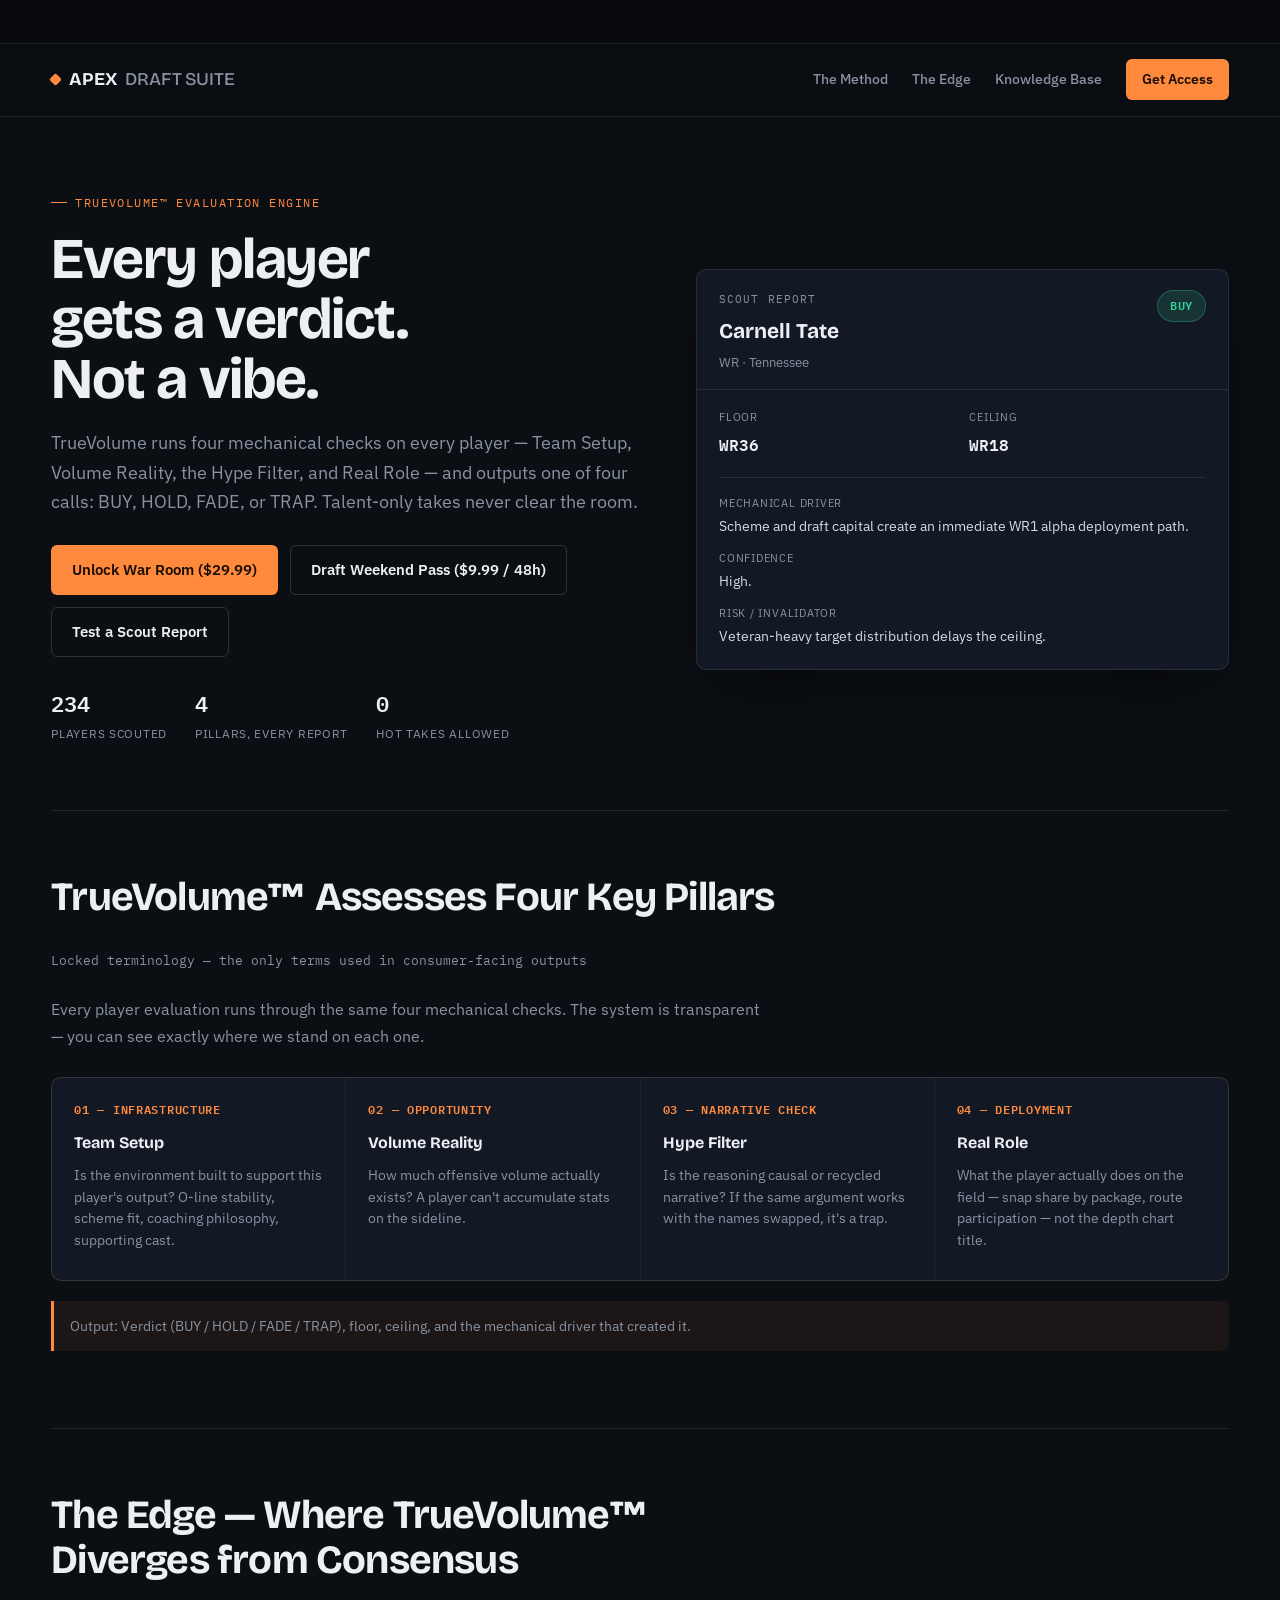
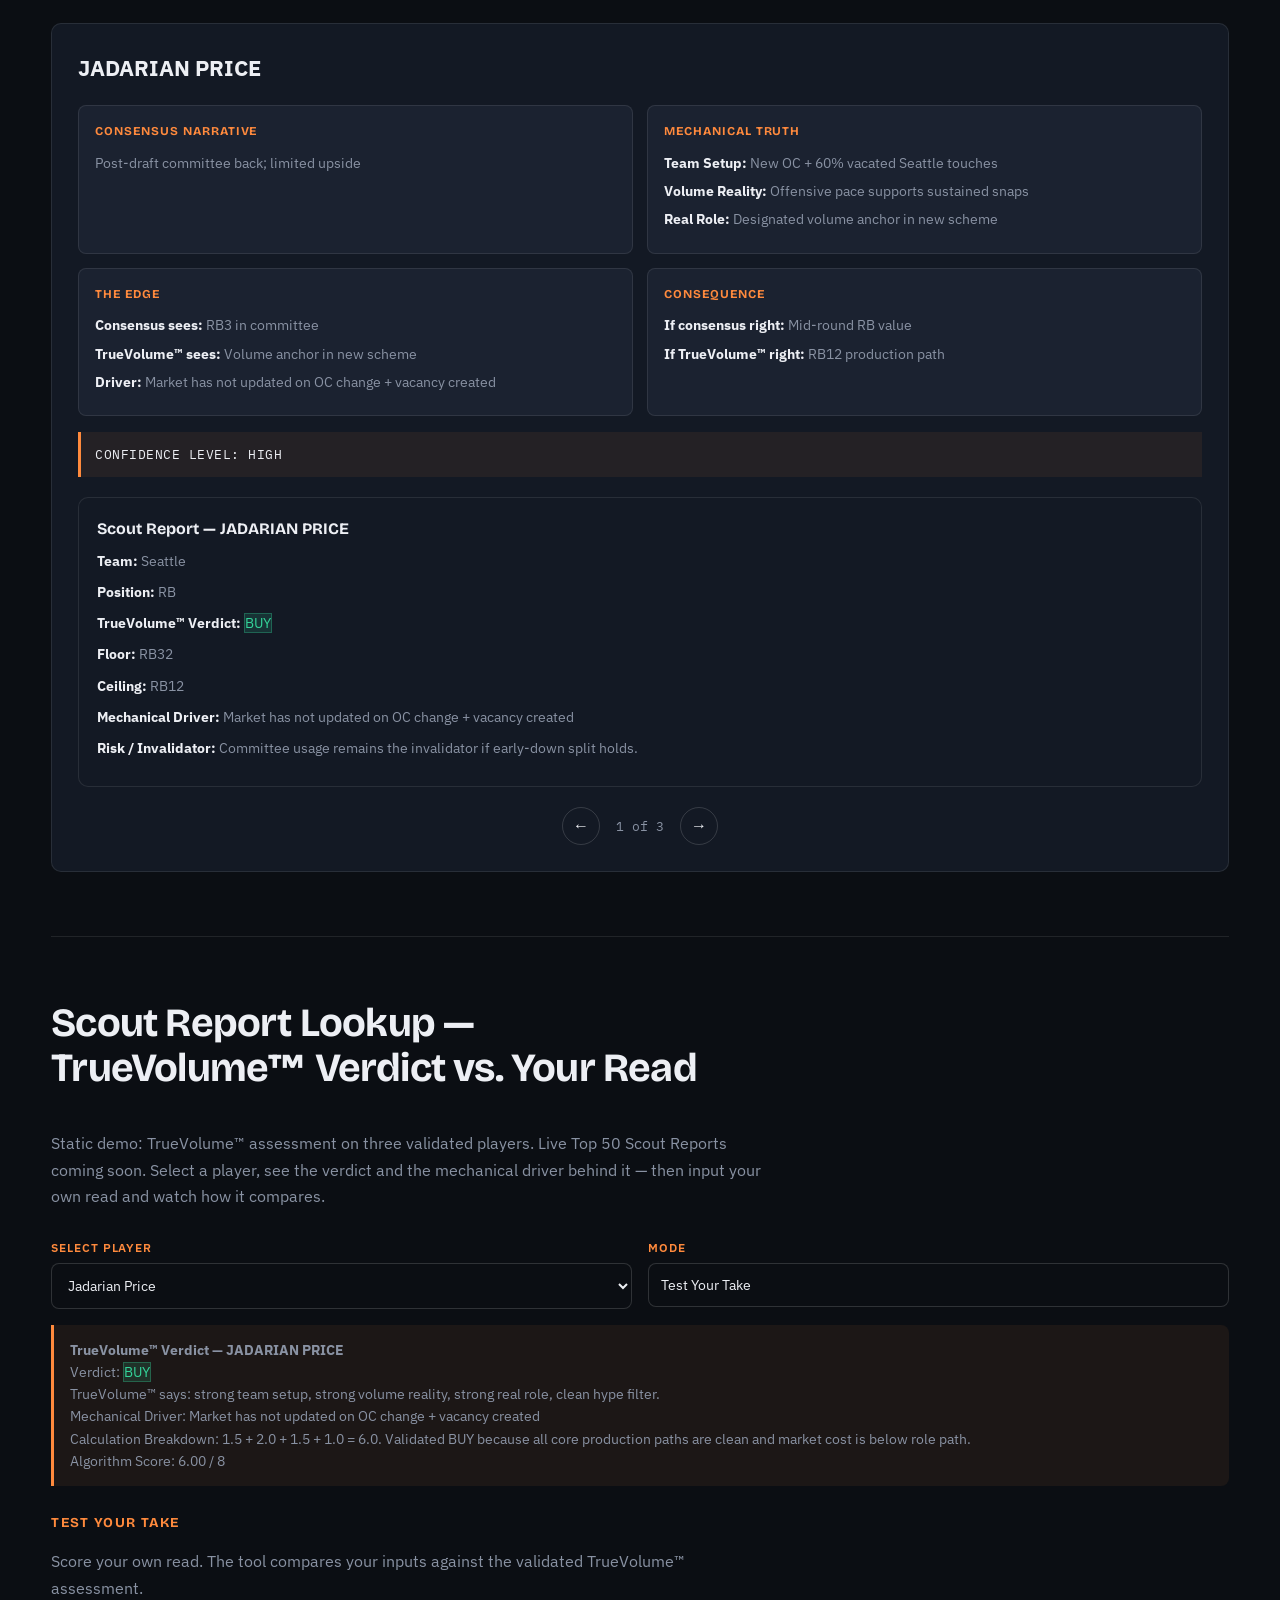
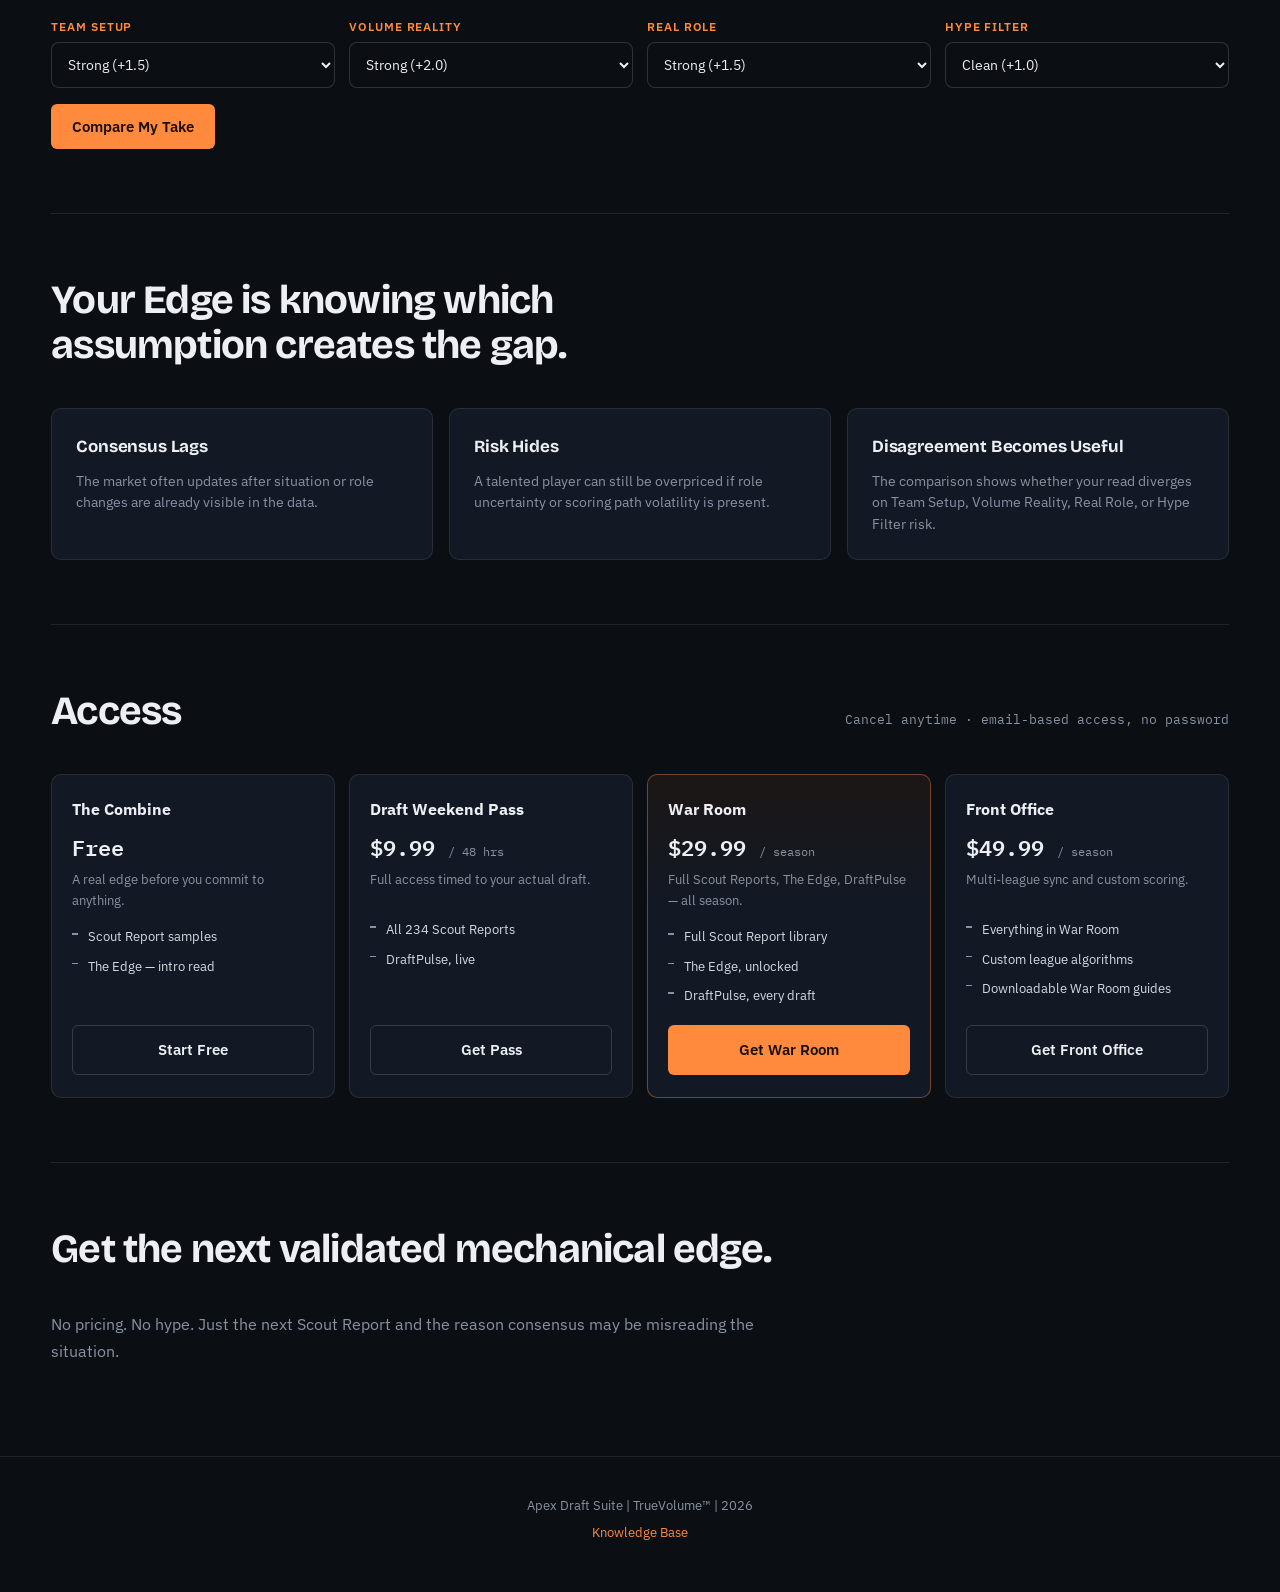
<file: index.html>
<!DOCTYPE html>
<html lang="en">
<head>
<meta charset="UTF-8" />
<meta name="viewport" content="width=device-width, initial-scale=1.0" />
<title>Apex Draft Suite | TrueVolume™</title>
<link rel="preconnect" href="https://fonts.googleapis.com">
<link rel="preconnect" href="https://fonts.gstatic.com" crossorigin>
<link href="https://fonts.googleapis.com/css2?family=Bricolage+Grotesque:opsz,wght@12..96,500;12..96,700&family=IBM+Plex+Sans:wght@400;500;600&family=IBM+Plex+Mono:wght@400;500;600&display=swap" rel="stylesheet">
<link rel="stylesheet" href="/style.css">
<style>
  .hero-grid { display: grid; grid-template-columns: 1.05fr 0.95fr; gap: 56px; align-items: center; }
  @media (max-width: 900px) { .hero-grid { grid-template-columns: 1fr; gap: 36px; } }
  .hero-proof { display: flex; gap: 28px; flex-wrap: wrap; margin-top: 6px; }
  .proof-stat .num { font-family: 'IBM Plex Mono', monospace; font-size: 22px; font-weight: 600; color: var(--ink); display: block; }
  .proof-stat .label { font-size: 12px; color: var(--muted); text-transform: uppercase; letter-spacing: .06em; }

  .scout-card { background: var(--panel); border: 1px solid var(--border); border-radius: 10px; overflow: hidden; box-shadow: 0 24px 60px -24px rgba(0,0,0,.6); }
  .scout-card-head { display: flex; justify-content: space-between; align-items: flex-start; gap: 12px; padding: 20px 22px 16px; border-bottom: 1px solid var(--border); }
  .scout-card-head .label { font-family: 'IBM Plex Mono', monospace; font-size: 11px; letter-spacing: .1em; text-transform: uppercase; color: var(--muted); margin-bottom: 6px; }
  .scout-card-head h3 { margin: 0; font-size: 21px; font-weight: 700; }
  .scout-card-head .meta { font-size: 13px; color: var(--muted); margin-top: 3px; }
  .scout-card-body { padding: 18px 22px 22px; }
  .pg-grid { display: grid; grid-template-columns: 1fr 1fr; gap: 14px; margin-bottom: 18px; }
  .pg-block .k { font-size: 11px; text-transform: uppercase; letter-spacing: .07em; color: var(--muted); margin-bottom: 6px; }
  .pg-block .v { font-family: 'IBM Plex Mono', monospace; font-size: 16px; color: var(--ink); font-weight: 600; }
  .driver-row { border-top: 1px solid var(--border); padding-top: 16px; display: grid; gap: 12px; }
  .driver-row .k { font-size: 11px; text-transform: uppercase; letter-spacing: .07em; color: var(--muted); margin-bottom: 4px; }
  .driver-row p { margin: 0; font-size: 13.5px; line-height: 1.55; color: #D6DAE2; }

  .edge-rotator { background: var(--panel); border: 1px solid var(--border); border-radius: 10px; padding: 26px; }
  .bb-player { color: var(--ink); font-size: 1.4rem; font-weight: 700; margin-bottom: 18px; }
  .bb-grid { display: grid; grid-template-columns: 1fr 1fr; gap: 14px; }
  .bb-panel { border: 1px solid var(--border); border-radius: 8px; background: var(--panel-2); padding: 16px; }
  .bb-panel p { margin: 6px 0; font-size: 13.5px; color: var(--muted); }
  .bb-panel b { color: var(--ink); }
  .bb-confidence { margin-top: 16px; padding: 12px 14px; border-left: 3px solid var(--accent); background: rgba(255,138,61,.07); font-family: 'IBM Plex Mono', monospace; font-size: 12.5px; letter-spacing: .04em; }
  .bb-controls { display: flex; justify-content: center; align-items: center; gap: 16px; margin-top: 20px; }
  .bb-arrow { width: 38px; height: 38px; border-radius: 50%; border: 1px solid var(--border-2); background: transparent; color: var(--ink); cursor: pointer; font-size: 1rem; }
  .bb-arrow:hover { border-color: var(--accent); color: var(--accent); }

  .field { margin: 8px 0; color: var(--muted); font-size: 14px; }
  .field b { color: var(--ink); }
  label.form-label { display: block; font-size: .72rem; color: var(--accent); letter-spacing: .08em; text-transform: uppercase; margin-bottom: 6px; font-weight: 600; }
  input, select {
    width: 100%; padding: 12px; border-radius: 8px; border: 1px solid var(--border-2);
    background: var(--ground); color: var(--ink); font-family: inherit; font-size: 14px;
  }
  .lookup-grid { display: grid; grid-template-columns: 1fr 1fr; gap: 16px; margin-top: 16px; }
  .test-grid { display: grid; grid-template-columns: repeat(4,1fr); gap: 14px; margin-top: 16px; }
  .comparison { display: grid; grid-template-columns: 1fr 1fr; gap: 16px; margin-top: 20px; }
  .notice { border-left: 3px solid var(--accent); background: rgba(255,138,61,.07); padding: 14px 16px; margin-top: 16px; color: var(--muted); border-radius: 0 8px 8px 0; font-size: 13.5px; }
  .scout-report { border: 1px solid var(--border); border-radius: 10px; background: var(--panel); padding: 18px; }
  .scout-report h3 { color: var(--ink); font-size: 1rem; letter-spacing: 0; text-transform: none; margin: 0 0 8px; }
  .email-form { display: flex; gap: 10px; max-width: 580px; margin-top: 16px; }

  @media (max-width: 850px) {
    .lookup-grid, .test-grid, .comparison, .bb-grid { grid-template-columns: 1fr; }
  }
</style>
</head>
<body>

<div class="ticker-bar">
  <div class="ticker-track">
    <span class="ticker-item"><span class="ticker-live-dot"></span>THE EDGE</span>
    <span class="ticker-item"><b>Carnell Tate</b> — <span class="tick-buy">BUY</span> — scheme + capital create WR1 path</span>
    <span class="ticker-item"><b>Jadarian Price</b> — <span class="tick-buy">BUY</span> — designated volume anchor in new scheme</span>
    <span class="ticker-item"><b>De'Von Achane</b> — <span class="tick-fade">FADE</span> at current cost — touchdown vultures + role cap</span>
    <span class="ticker-item">Four pillars checked on every Scout Report. No exceptions.</span>
  </div>
</div>

<div class="nav">
  <div class="shell nav-inner">
    <div class="wordmark"><span class="mark"></span>APEX <span class="dim">DRAFT SUITE</span></div>
    <div class="nav-links">
      <a href="#method">The Method</a>
      <a href="#edges">The Edge</a>
      <a href="/kb.html">Knowledge Base</a>
      <a class="cta" href="#pricing">Get Access</a>
    </div>
  </div>
</div>

<div class="shell">
  <section class="hero">
    <div class="hero-grid">
      <div>
        <p class="eyebrow">TrueVolume™ Evaluation Engine</p>
        <h1>Every player gets a verdict.<br>Not a vibe.</h1>
        <p>TrueVolume runs four mechanical checks on every player — Team Setup, Volume Reality, the Hype Filter, and Real Role — and outputs one of four calls: BUY, HOLD, FADE, or TRAP. Talent-only takes never clear the room.</p>
        <div class="actions" style="margin-bottom:28px;">
          <a class="btn btn-primary" href="https://apex-draft-suite.kit.com/products/war-roomseason-pass" target="_blank" rel="noopener">Unlock War Room ($29.99)</a>
          <a class="btn btn-secondary" href="https://apex-draft-suite.kit.com/products/draftweekend-pass-48-hours" target="_blank" rel="noopener">Draft Weekend Pass ($9.99 / 48h)</a>
          <a class="btn btn-secondary" href="#lookup">Test a Scout Report</a>
        </div>
        <div class="hero-proof">
          <div class="proof-stat"><span class="num mono">234</span><span class="label">Players Scouted</span></div>
          <div class="proof-stat"><span class="num mono">4</span><span class="label">Pillars, Every Report</span></div>
          <div class="proof-stat"><span class="num mono">0</span><span class="label">Hot Takes Allowed</span></div>
        </div>
      </div>
      <div class="scout-card">
        <div class="scout-card-head">
          <div>
            <div class="label">Scout Report</div>
            <h3>Carnell Tate</h3>
            <div class="meta">WR · Tennessee</div>
          </div>
          <span class="verdict-pill verdict-BUY">BUY</span>
        </div>
        <div class="scout-card-body">
          <div class="pg-grid">
            <div class="pg-block"><div class="k">Floor</div><div class="v">WR36</div></div>
            <div class="pg-block"><div class="k">Ceiling</div><div class="v">WR18</div></div>
          </div>
          <div class="driver-row">
            <div>
              <div class="k">Mechanical Driver</div>
              <p>Scheme and draft capital create an immediate WR1 alpha deployment path.</p>
            </div>
            <div>
              <div class="k">Confidence</div>
              <p>High.</p>
            </div>
            <div>
              <div class="k">Risk / Invalidator</div>
              <p>Veteran-heavy target distribution delays the ceiling.</p>
            </div>
          </div>
        </div>
      </div>
    </div>
  </section>

  <section class="section" id="method">
    <div class="section-head">
      <h2>TrueVolume™ Assesses Four Key Pillars</h2>
      <span class="caption">Locked terminology — the only terms used in consumer-facing outputs</span>
    </div>
    <p class="lede">Every player evaluation runs through the same four mechanical checks. The system is transparent — you can see exactly where we stand on each one.</p>
    <div class="pillars-grid">
      <div class="pillar-card">
        <div class="n">01 — Infrastructure</div>
        <h3>Team Setup</h3>
        <p>Is the environment built to support this player's output? O-line stability, scheme fit, coaching philosophy, supporting cast.</p>
      </div>
      <div class="pillar-card">
        <div class="n">02 — Opportunity</div>
        <h3>Volume Reality</h3>
        <p>How much offensive volume actually exists? A player can't accumulate stats on the sideline.</p>
      </div>
      <div class="pillar-card">
        <div class="n">03 — Narrative Check</div>
        <h3>Hype Filter</h3>
        <p>Is the reasoning causal or recycled narrative? If the same argument works with the names swapped, it's a trap.</p>
      </div>
      <div class="pillar-card">
        <div class="n">04 — Deployment</div>
        <h3>Real Role</h3>
        <p>What the player actually does on the field — snap share by package, route participation — not the depth chart title.</p>
      </div>
    </div>
    <p class="notice" style="margin-top:20px;">Output: Verdict (BUY / HOLD / FADE / TRAP), floor, ceiling, and the mechanical driver that created it.</p>
  </section>

  <section class="section" id="edges">
    <div class="section-head">
      <h2>The Edge — Where TrueVolume™ Diverges from Consensus</h2>
    </div>
    <div class="edge-rotator">
      <div id="marketGapCard"></div>
      <div id="matchingSignal"></div>
      <div class="bb-controls">
        <button class="bb-arrow" id="bbPrev" aria-label="Previous entry">←</button>
        <span id="bbIndicator" class="caption">1 of 3</span>
        <button class="bb-arrow" id="bbNext" aria-label="Next entry">→</button>
      </div>
    </div>
  </section>

  <section class="section" id="lookup">
    <div class="section-head">
      <h2>Scout Report Lookup — TrueVolume™ Verdict vs. Your Read</h2>
    </div>
    <p class="lede">Static demo: TrueVolume™ assessment on three validated players. Live Top 50 Scout Reports coming soon. Select a player, see the verdict and the mechanical driver behind it — then input your own read and watch how it compares.</p>
    <div class="lookup-grid">
      <div>
        <label class="form-label">Select Player</label>
        <select id="playerSelect" onchange="loadTrueVolumeAssessment()">
          <option value="0">Jadarian Price</option>
          <option value="1">Carnell Tate</option>
          <option value="2">De'Von Achane</option>
        </select>
      </div>
      <div>
        <label class="form-label">Mode</label>
        <input value="Test Your Take" disabled />
      </div>
    </div>
    <div id="trueVolumeAssessment" class="notice"></div>
    <h3 style="margin-top:26px; color:var(--accent); font-size:.85rem; letter-spacing:.1em; text-transform:uppercase;">Test Your Take</h3>
    <p class="lede" style="margin-bottom:12px;">Score your own read. The tool compares your inputs against the validated TrueVolume™ assessment.</p>
    <div class="test-grid">
      <div>
        <label class="form-label">Team Setup</label>
        <select id="userSituation">
          <option value="strong">Strong (+1.5)</option>
          <option value="mixed">Mixed (+0.75)</option>
          <option value="weak">Weak (0)</option>
        </select>
      </div>
      <div>
        <label class="form-label">Volume Reality</label>
        <select id="userVolume">
          <option value="strong">Strong (+2.0)</option>
          <option value="mixed">Mixed (+1.0)</option>
          <option value="weak">Weak (0)</option>
        </select>
      </div>
      <div>
        <label class="form-label">Real Role</label>
        <select id="userRole">
          <option value="strong">Strong (+1.5)</option>
          <option value="mixed">Mixed (+0.75)</option>
          <option value="weak">Weak (0)</option>
        </select>
      </div>
      <div>
        <label class="form-label">Hype Filter</label>
        <select id="userNarrative">
          <option value="clean">Clean (+1.0)</option>
          <option value="watch">Watch (0)</option>
          <option value="high">High Risk (-1.0)</option>
        </select>
      </div>
    </div>
    <button class="btn btn-primary" style="margin-top:16px;" onclick="compareUserTake()">Compare My Take</button>
    <div id="comparisonOutput"></div>
  </section>

  <section class="section">
    <div class="section-head"><h2>Your Edge is knowing which assumption creates the gap.</h2></div>
    <div class="doc-grid">
      <div class="doc-card">
        <h3>Consensus Lags</h3>
        <p>The market often updates after situation or role changes are already visible in the data.</p>
      </div>
      <div class="doc-card">
        <h3>Risk Hides</h3>
        <p>A talented player can still be overpriced if role uncertainty or scoring path volatility is present.</p>
      </div>
      <div class="doc-card">
        <h3>Disagreement Becomes Useful</h3>
        <p>The comparison shows whether your read diverges on Team Setup, Volume Reality, Real Role, or Hype Filter risk.</p>
      </div>
    </div>
  </section>

  <section class="section" id="pricing">
    <div class="section-head">
      <h2>Access</h2>
      <span class="caption">Cancel anytime · email-based access, no password</span>
    </div>
    <div class="tiers-grid">
      <div class="tier-card">
        <div class="tname">The Combine</div>
        <div class="tprice">Free</div>
        <div class="tdesc">A real edge before you commit to anything.</div>
        <ul><li>Scout Report samples</li><li>The Edge — intro read</li></ul>
        <a class="btn btn-ghost" href="/login.html">Start Free</a>
      </div>
      <div class="tier-card">
        <div class="tname">Draft Weekend Pass</div>
        <div class="tprice">$9.99 <span class="per">/ 48 hrs</span></div>
        <div class="tdesc">Full access timed to your actual draft.</div>
        <ul><li>All 234 Scout Reports</li><li>DraftPulse, live</li></ul>
        <a class="btn btn-ghost" href="https://apex-draft-suite.kit.com/products/draftweekend-pass-48-hours" target="_blank" rel="noopener">Get Pass</a>
      </div>
      <div class="tier-card is-featured">
        <div class="tname">War Room</div>
        <div class="tprice">$29.99 <span class="per">/ season</span></div>
        <div class="tdesc">Full Scout Reports, The Edge, DraftPulse — all season.</div>
        <ul><li>Full Scout Report library</li><li>The Edge, unlocked</li><li>DraftPulse, every draft</li></ul>
        <a class="btn btn-primary" href="https://apex-draft-suite.kit.com/products/war-roomseason-pass" target="_blank" rel="noopener">Get War Room</a>
      </div>
      <div class="tier-card">
        <div class="tname">Front Office</div>
        <div class="tprice">$49.99 <span class="per">/ season</span></div>
        <div class="tdesc">Multi-league sync and custom scoring.</div>
        <ul><li>Everything in War Room</li><li>Custom league algorithms</li><li>Downloadable War Room guides</li></ul>
        <a class="btn btn-ghost" href="https://apex-draft-suite.kit.com/products/front-officeseason-pass" target="_blank" rel="noopener">Get Front Office</a>
      </div>
    </div>
  </section>

  <section class="section">
    <div class="section-head"><h2>Get the next validated mechanical edge.</h2></div>
    <p class="lede">No pricing. No hype. Just the next Scout Report and the reason consensus may be misreading the situation.</p>
    <div class="email-form">
      <script async data-uid="80e9adbd38" src="https://apex-draft-suite.kit.com/80e9adbd38/index.js"></script>
    </div>
  </section>
</div>

<div class="footer">
  <div class="shell">
    <p>Apex Draft Suite | TrueVolume™ | 2026</p>
    <p><a href="/kb.html">Knowledge Base</a></p>
  </div>
</div>

<script>
const players = [
  {
    player:"JADARIAN PRICE",
    team:"Seattle",
    position:"RB",
    validatedInputs:{situation:"strong",volume:"strong",role:"strong",narrative:"clean"},
    market:"Post-draft committee back; limited upside",
    situation:"New OC + 60% vacated Seattle touches",
    volume:"Offensive pace supports sustained snaps",
    role:"Designated volume anchor in new scheme",
    marketSees:"RB3 in committee",
    trueSees:"Volume anchor in new scheme",
    driver:"Market has not updated on OC change + vacancy created",
    consensus:"Mid-round RB value",
    truth:"RB12 production path",
    confidence:"HIGH",
    reasoning:"TrueVolume™ says: strong team setup, strong volume reality, strong real role, clean hype filter.",
    breakdown:"1.5 + 2.0 + 1.5 + 1.0 = 6.0. Validated BUY because all core production paths are clean and market cost is below role path.",
    floor:"RB32",
    ceiling:"RB12",
    verdict:"BUY",
    risk:"Committee usage remains the invalidator if early-down split holds."
  },
  {
    player:"CARNELL TATE",
    team:"Tennessee",
    position:"WR",
    validatedInputs:{situation:"strong",volume:"strong",role:"strong",narrative:"clean"},
    market:"Raw #2 behind Ridley; WR4 ADP",
    situation:"#4 OVR pick + Cam Ward chemistry locked",
    volume:"Daboll scheme creates heavy 3-WR usage",
    role:"Designated WR1 alpha deployment path",
    marketSees:"Prospect depth chart",
    trueSees:"WR1 floor from capital + scheme fit",
    driver:"Scheme + capital create WR1 path",
    consensus:"WR3 value, slow development",
    truth:"WR18 ceiling, immediate relevance",
    confidence:"HIGH",
    reasoning:"TrueVolume™ says: strong draft capital, strong route environment, strong real role path, clean hype filter.",
    breakdown:"1.5 + 2.0 + 1.5 + 1.0 = 6.0. Validated BUY because capital and scheme create an immediate role path.",
    floor:"WR36",
    ceiling:"WR18",
    verdict:"BUY",
    risk:"Veteran-heavy target distribution delays the ceiling."
  },
  {
    player:"DE'VON ACHANE",
    team:"Miami",
    position:"RB",
    validatedInputs:{situation:"weak",volume:"mixed",role:"mixed",narrative:"high"},
    market:"Unstoppable volume anchor; RB6 / 14th overall",
    situation:"Willis era begins; QB rush TDs added",
    volume:"Gordon reduces high-value touches",
    role:"Snap share throttled; TD ceiling capped",
    marketSees:"2025 role repeats",
    trueSees:"Reduced ceiling from role + scoring loss",
    driver:"Touchdown vultures + role cap",
    consensus:"Tier 1 anchor",
    truth:"Volatile RB2 outcome",
    confidence:"HIGH",
    reasoning:"TrueVolume™ says: weak team setup, mixed volume reality, mixed real role, high hype filter risk.",
    breakdown:"0 + 1.0 + 0.75 - 1.0 = 0.75. Validated FADE at current cost.",
    floor:"RB28",
    ceiling:"RB22",
    verdict:"FADE",
    risk:"Explosive efficiency can spike weeks, but price requires stable RB1 usage."
  }
];
function score(inputs) {
  const situation = inputs.situation === "strong" ? 1.5 : inputs.situation === "mixed" ? 0.75 : 0;
  const volume = inputs.volume === "strong" ? 2.0 : inputs.volume === "mixed" ? 1.0 : 0;
  const role = inputs.role === "strong" ? 1.5 : inputs.role === "mixed" ? 0.75 : 0;
  const narrative = inputs.narrative === "clean" ? 1.0 : inputs.narrative === "watch" ? 0 : -1.0;
  return situation + volume + role + narrative;
}
function verdictFromScore(total) {
  if (total >= 7) return "BUY";
  if (total <= 4.4) return "FADE";
  return "HOLD";
}
function verdictClass(verdict) {
  if (verdict === "BUY") return "verdict-buy";
  if (verdict === "FADE") return "verdict-fade";
  return "verdict-hold";
}
function renderMarketGap(index) {
  const e = players[index];
  document.getElementById("marketGapCard").innerHTML = `
    <div class="bb-player">${e.player}</div>
    <div class="bb-grid">
      <div class="bb-panel">
        <h3 style="color:var(--accent);font-size:.75rem;letter-spacing:.08em;text-transform:uppercase;margin:0 0 10px;">Consensus Narrative</h3>
        <p>${e.market}</p>
      </div>
      <div class="bb-panel">
        <h3 style="color:var(--accent);font-size:.75rem;letter-spacing:.08em;text-transform:uppercase;margin:0 0 10px;">Mechanical Truth</h3>
        <p><b>Team Setup:</b> ${e.situation}</p>
        <p><b>Volume Reality:</b> ${e.volume}</p>
        <p><b>Real Role:</b> ${e.role}</p>
      </div>
      <div class="bb-panel">
        <h3 style="color:var(--accent);font-size:.75rem;letter-spacing:.08em;text-transform:uppercase;margin:0 0 10px;">The Edge</h3>
        <p><b>Consensus sees:</b> ${e.marketSees}</p>
        <p><b>TrueVolume™ sees:</b> ${e.trueSees}</p>
        <p><b>Driver:</b> ${e.driver}</p>
      </div>
      <div class="bb-panel">
        <h3 style="color:var(--accent);font-size:.75rem;letter-spacing:.08em;text-transform:uppercase;margin:0 0 10px;">Consequence</h3>
        <p><b>If consensus right:</b> ${e.consensus}</p>
        <p><b>If TrueVolume™ right:</b> ${e.truth}</p>
      </div>
    </div>
    <div class="bb-confidence">CONFIDENCE LEVEL: ${e.confidence}</div>
  `;
  document.getElementById("matchingSignal").innerHTML = `
    <div class="scout-report" style="margin-top:20px;">
      <h3>Scout Report — ${e.player}</h3>
      <p class="field"><b>Team:</b> ${e.team}</p>
      <p class="field"><b>Position:</b> ${e.position}</p>
      <p class="field"><b>TrueVolume™ Verdict:</b> <span class="${verdictClass(e.verdict)}">${e.verdict}</span></p>
      <p class="field"><b>Floor:</b> ${e.floor}</p>
      <p class="field"><b>Ceiling:</b> ${e.ceiling}</p>
      <p class="field"><b>Mechanical Driver:</b> ${e.driver}</p>
      <p class="field"><b>Risk / Invalidator:</b> ${e.risk}</p>
    </div>
  `;
  document.getElementById("bbIndicator").textContent = `${index + 1} of ${players.length}`;
  localStorage.setItem("marketGapIndex", String((index + 1) % players.length));
}
let gapIndex = Number(localStorage.getItem("marketGapIndex")) || 0;
document.getElementById("bbPrev").onclick = () => {
  gapIndex = (gapIndex - 1 + players.length) % players.length;
  renderMarketGap(gapIndex);
};
document.getElementById("bbNext").onclick = () => {
  gapIndex = (gapIndex + 1) % players.length;
  renderMarketGap(gapIndex);
};
renderMarketGap(gapIndex);
setInterval(() => {
  gapIndex = (gapIndex + 1) % players.length;
  renderMarketGap(gapIndex);
}, 30000);
function loadTrueVolumeAssessment() {
  const selected = Number(document.getElementById("playerSelect").value);
  const p = players[selected];
  const validatedScore = score(p.validatedInputs);
  document.getElementById("trueVolumeAssessment").innerHTML = `
    <b>TrueVolume™ Verdict — ${p.player}</b><br>
    Verdict: <span class="${verdictClass(p.verdict)}">${p.verdict}</span><br>
    ${p.reasoning}<br>
    Mechanical Driver: ${p.driver}<br>
    Calculation Breakdown: ${p.breakdown}<br>
    Algorithm Score: ${validatedScore.toFixed(2)} / 8
  `;
  document.getElementById("comparisonOutput").innerHTML = "";
}
function compareUserTake() {
  const selected = Number(document.getElementById("playerSelect").value);
  const p = players[selected];
  const userInputs = {
    situation:document.getElementById("userSituation").value,
    volume:document.getElementById("userVolume").value,
    role:document.getElementById("userRole").value,
    narrative:document.getElementById("userNarrative").value
  };
  const userScore = score(userInputs);
  const userVerdict = verdictFromScore(userScore);
  const validatedScore = score(p.validatedInputs);
  const validatedVerdict = p.verdict;
  let divergence = "Your read aligns directionally with the TrueVolume™ assessment.";
  if (userVerdict !== validatedVerdict) {
    divergence = "Divergence detected. Your inputs disagree with TrueVolume™ on one or more core levers: Team Setup, Volume Reality, Real Role, or Hype Filter risk.";
  }
  document.getElementById("comparisonOutput").innerHTML = `
    <div class="comparison">
      <div class="scout-report">
        <h3>TrueVolume™ Verdict</h3>
        <p class="field"><b>Player:</b> ${p.player}</p>
        <p class="field"><b>Verdict:</b> <span class="${verdictClass(validatedVerdict)}">${validatedVerdict}</span></p>
        <p class="field"><b>Score:</b> ${validatedScore.toFixed(2)} / 8</p>
        <p class="field"><b>Driver:</b> ${p.driver}</p>
      </div>
      <div class="scout-report">
        <h3>Your Read</h3>
        <p class="field"><b>Player:</b> ${p.player}</p>
        <p class="field"><b>Verdict:</b> <span class="${verdictClass(userVerdict)}">${userVerdict}</span></p>
        <p class="field"><b>Score:</b> ${userScore.toFixed(2)} / 8</p>
        <p class="field"><b>Read:</b> Team Setup ${userInputs.situation}, Volume Reality ${userInputs.volume}, Real Role ${userInputs.role}, Hype Filter ${userInputs.narrative}</p>
      </div>
    </div>
    <div class="notice">
      <b>Explanation of divergence:</b> ${divergence}
    </div>
  `;
}
loadTrueVolumeAssessment();
</script>
</body>
</html>
</file>
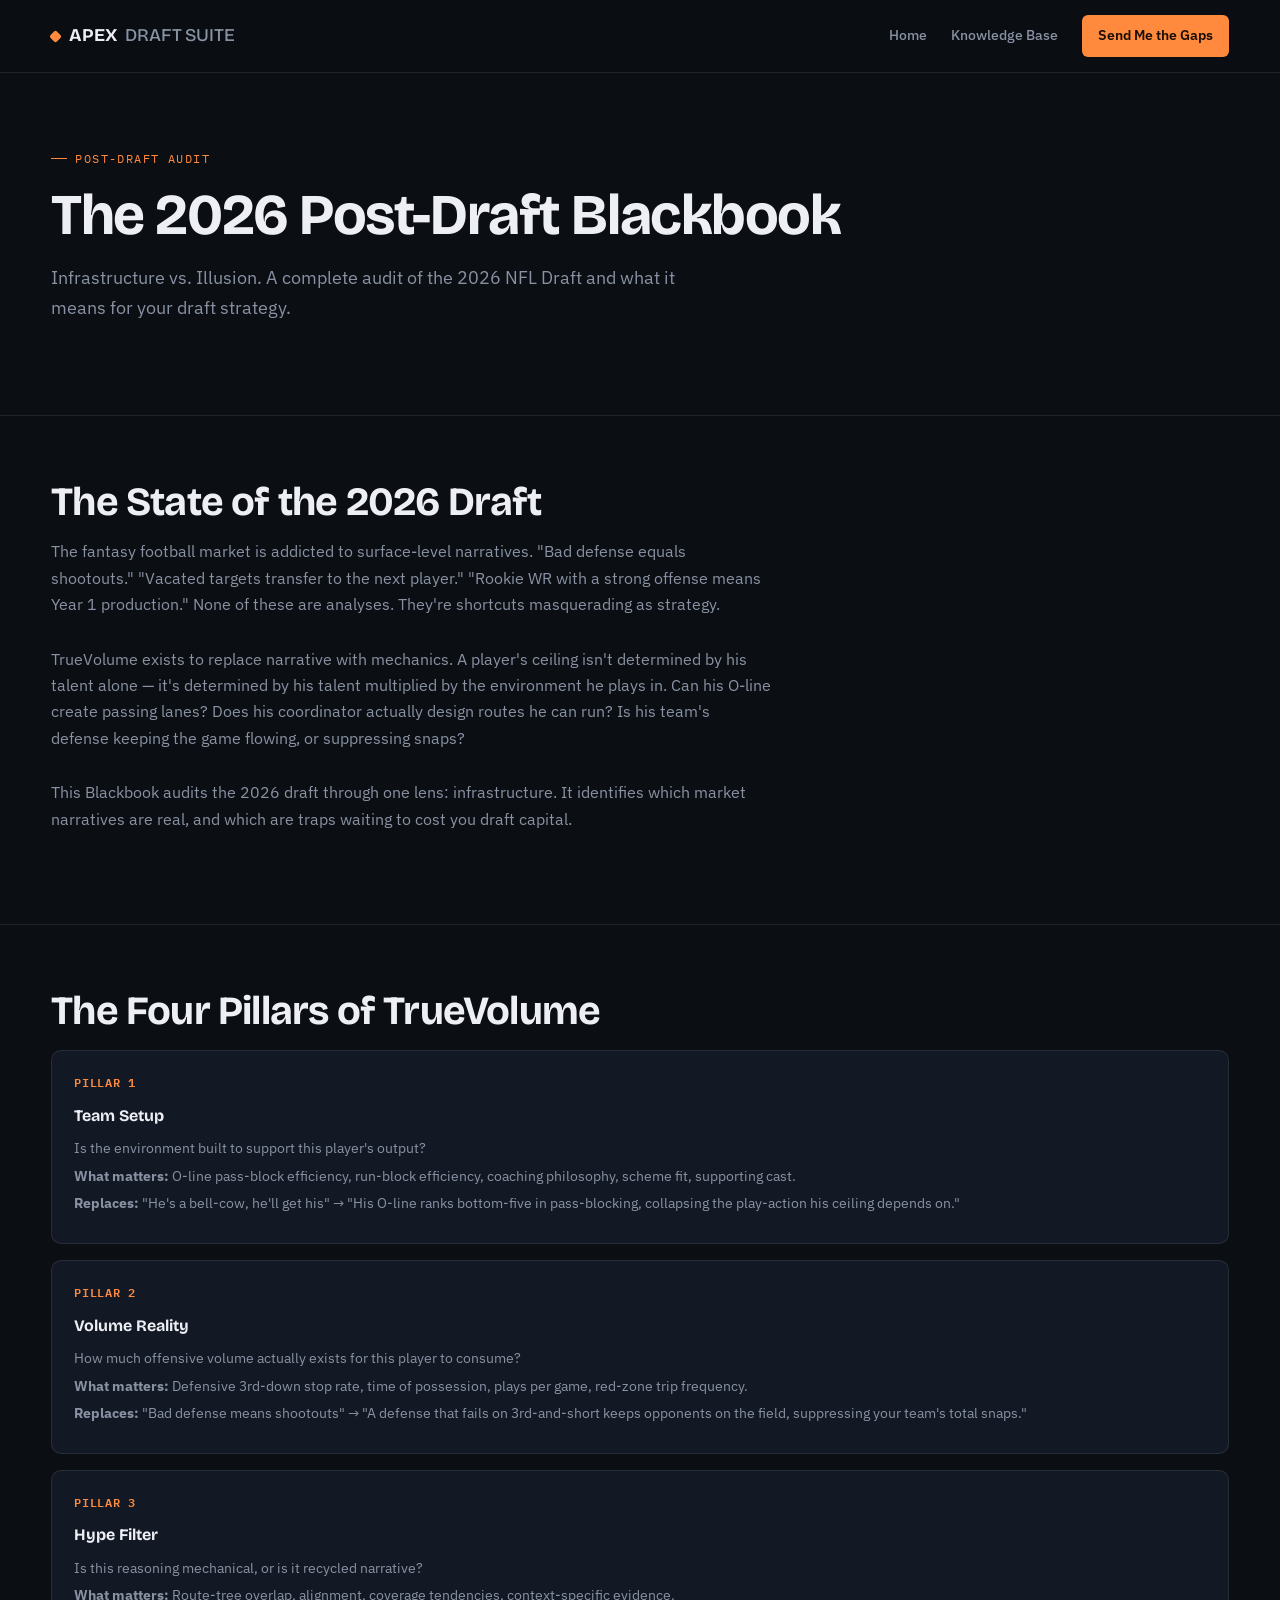
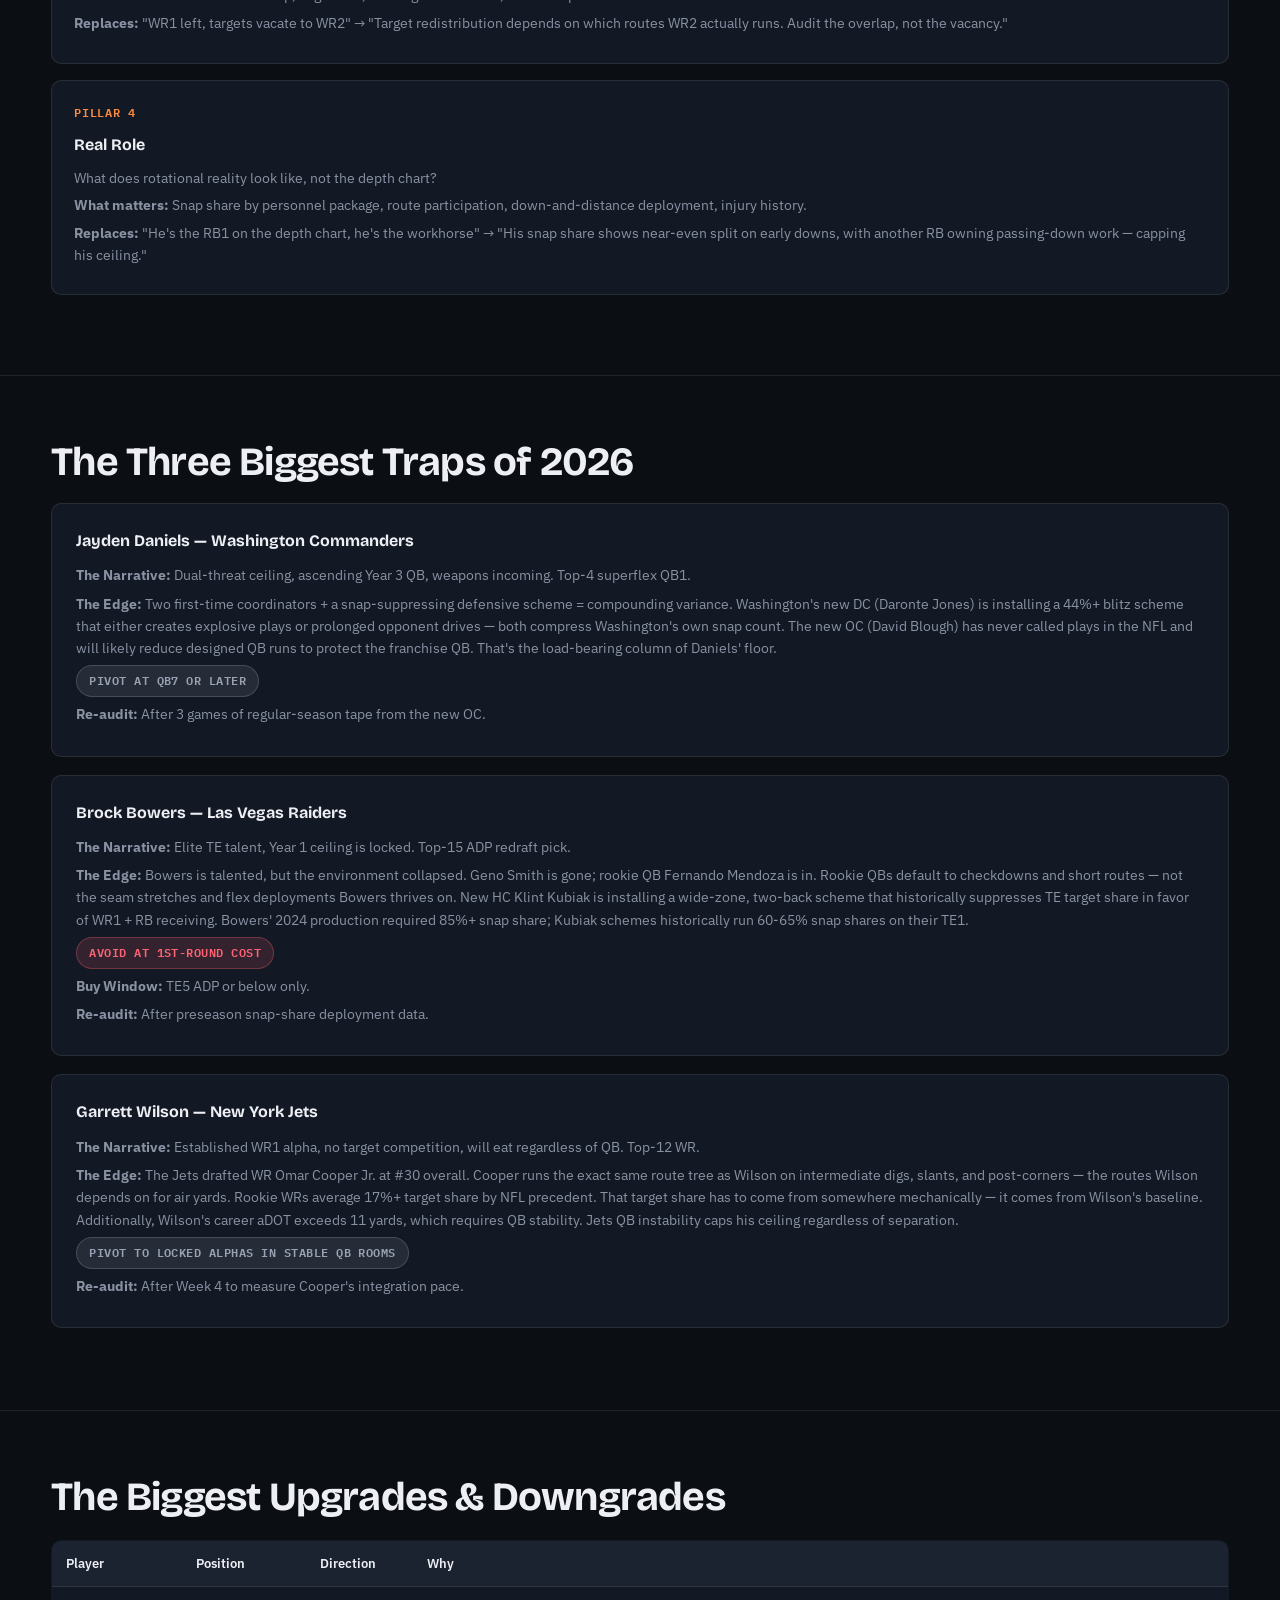
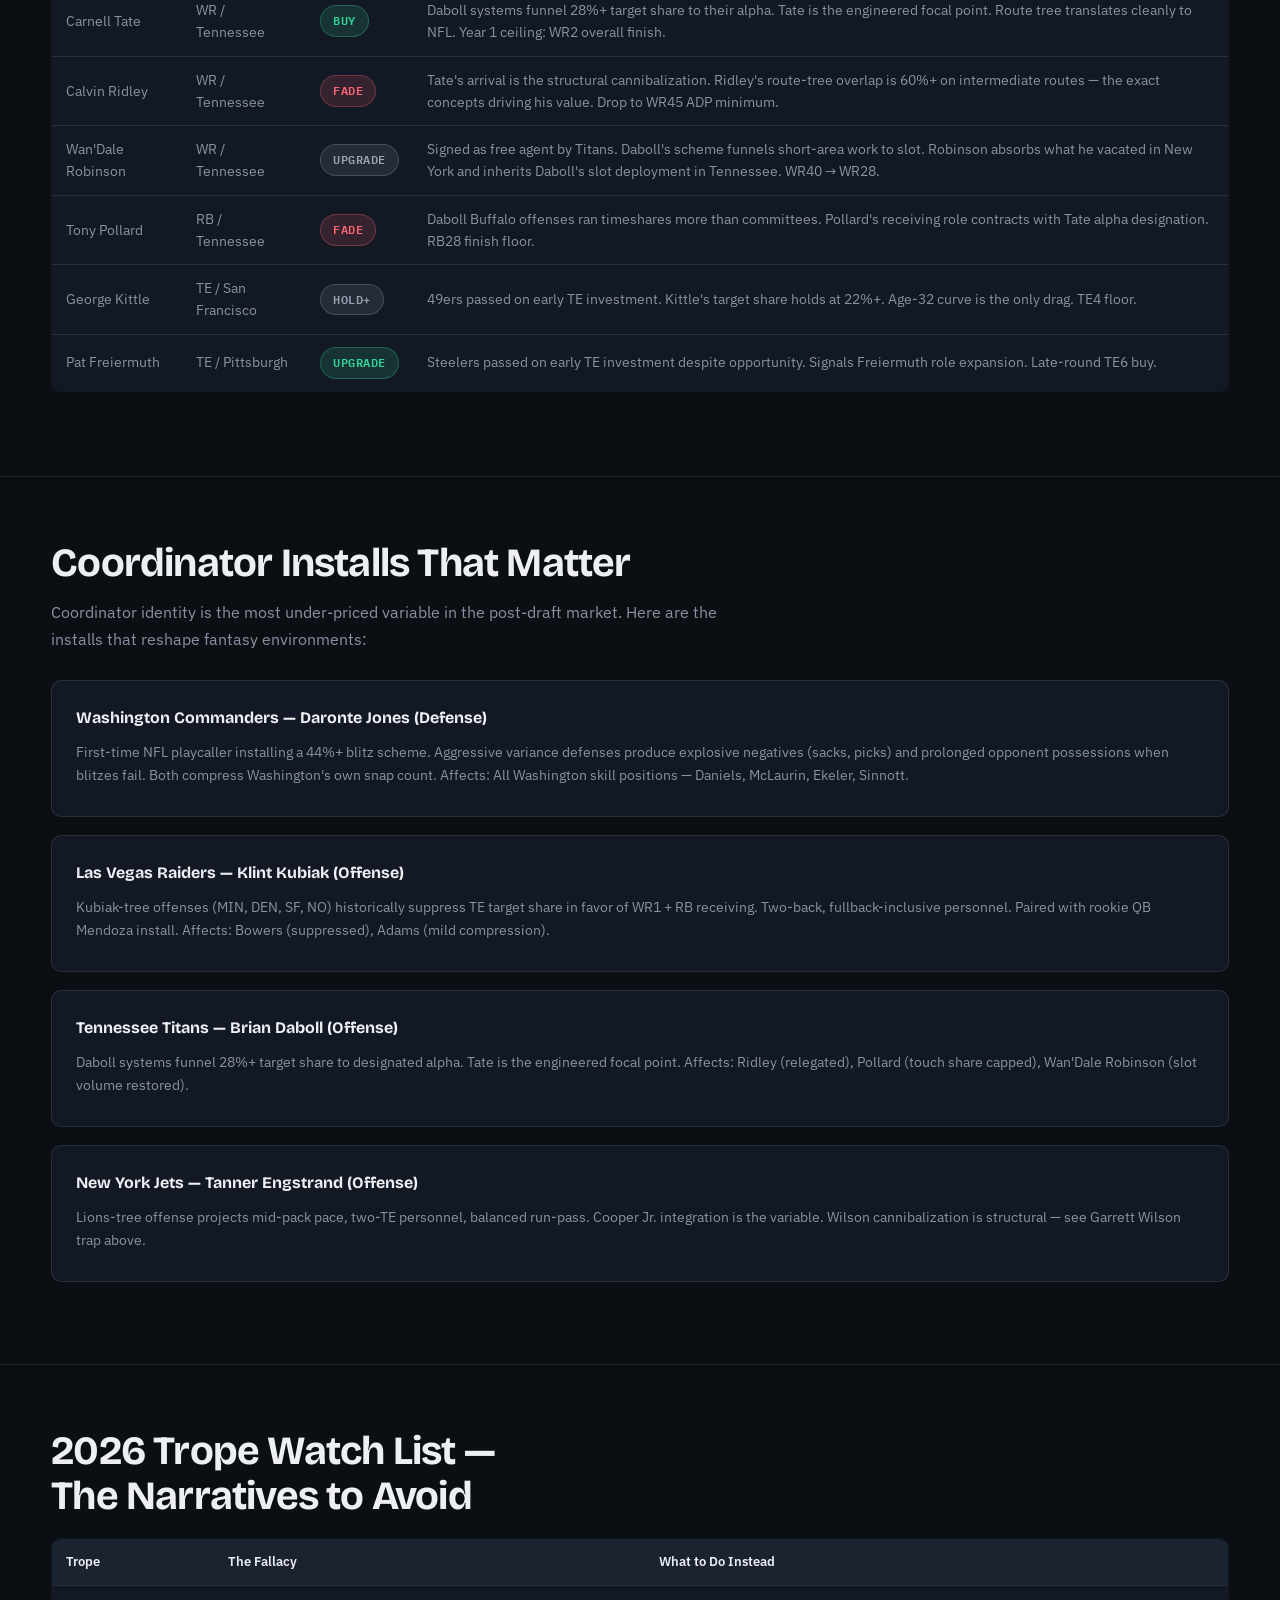
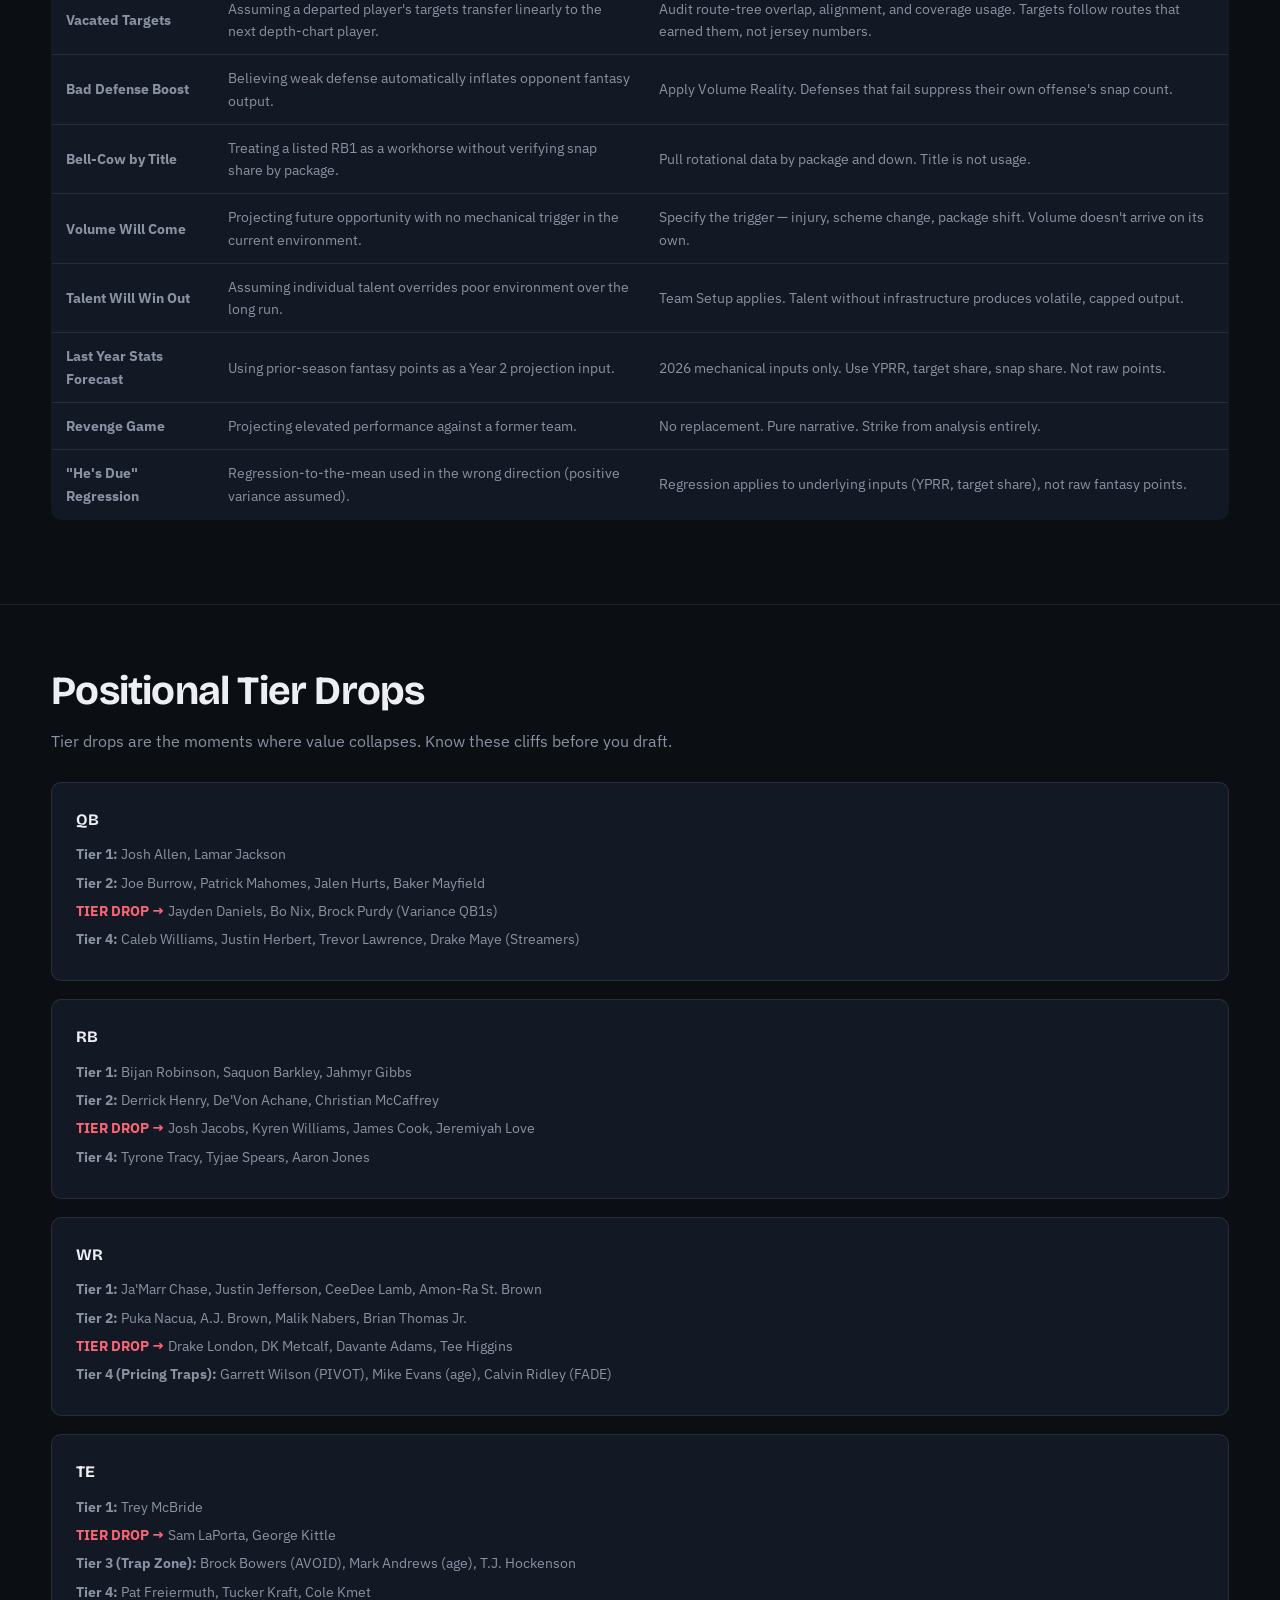
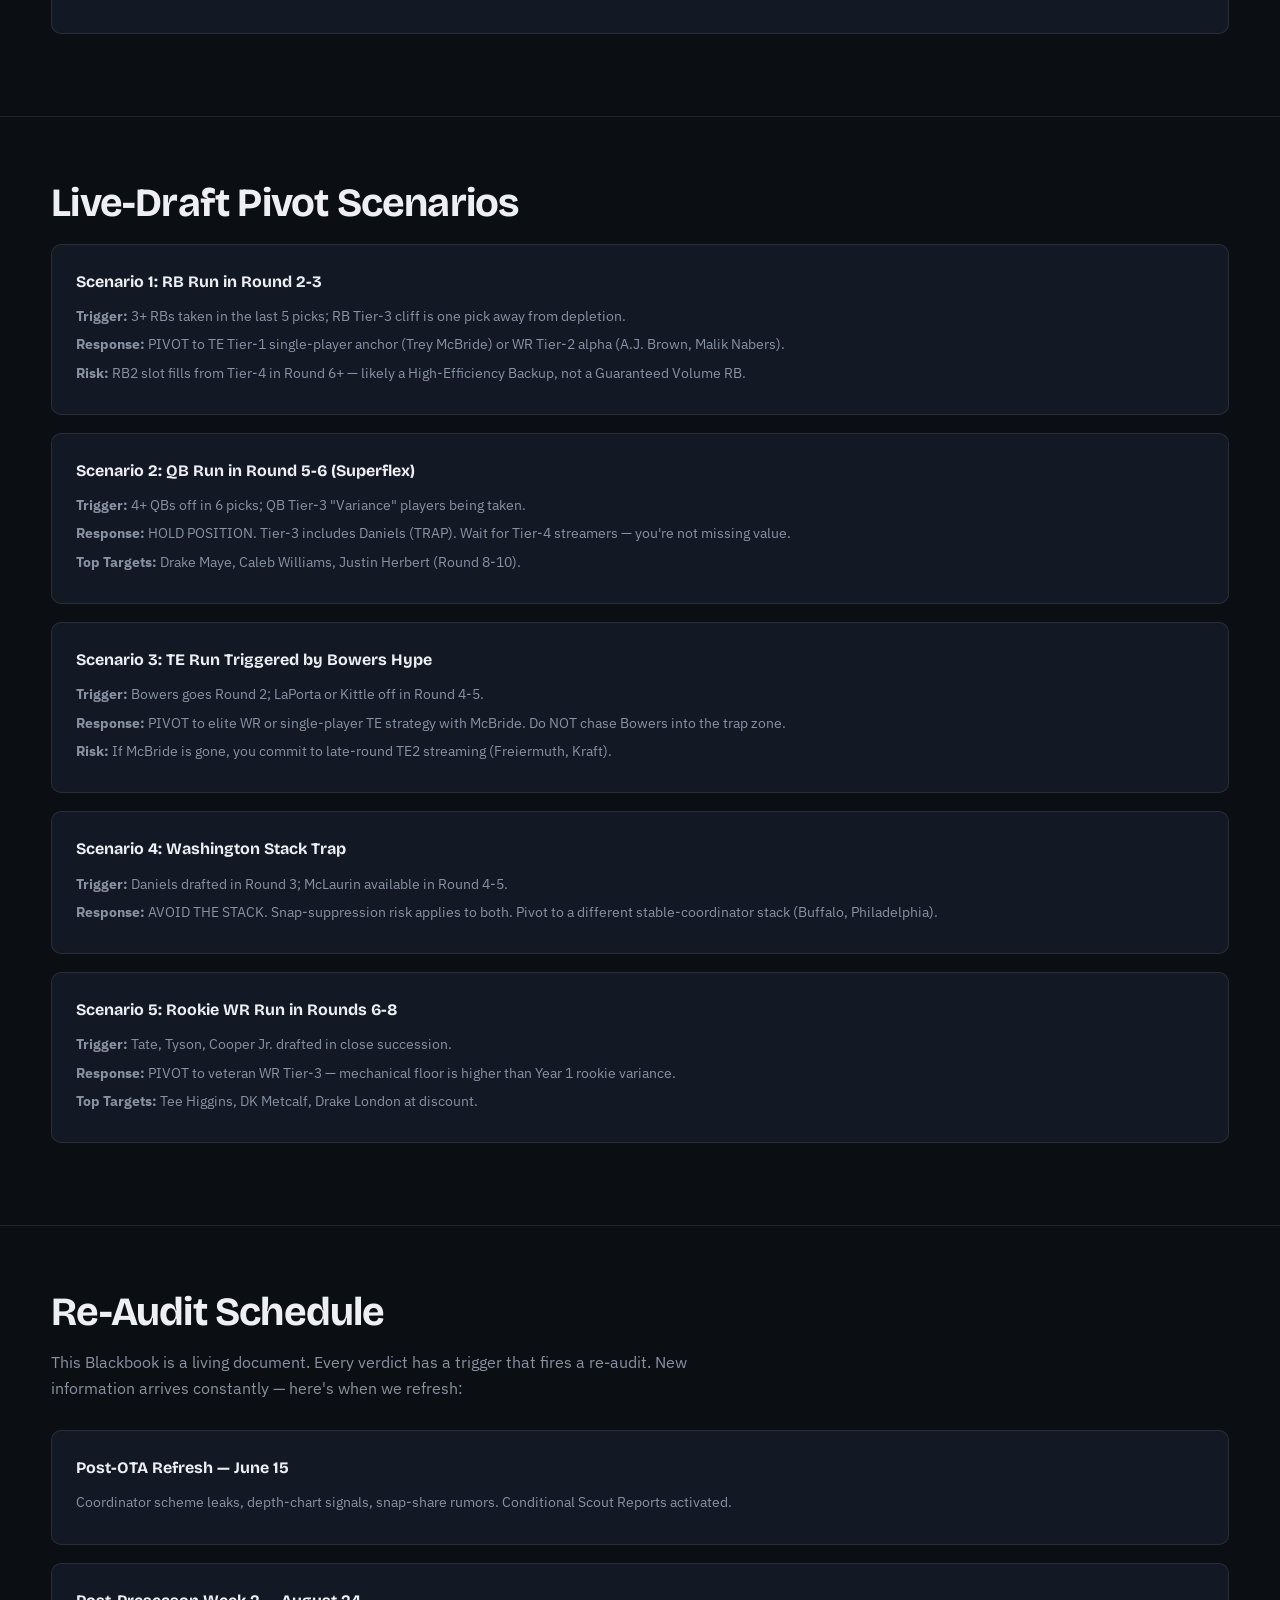
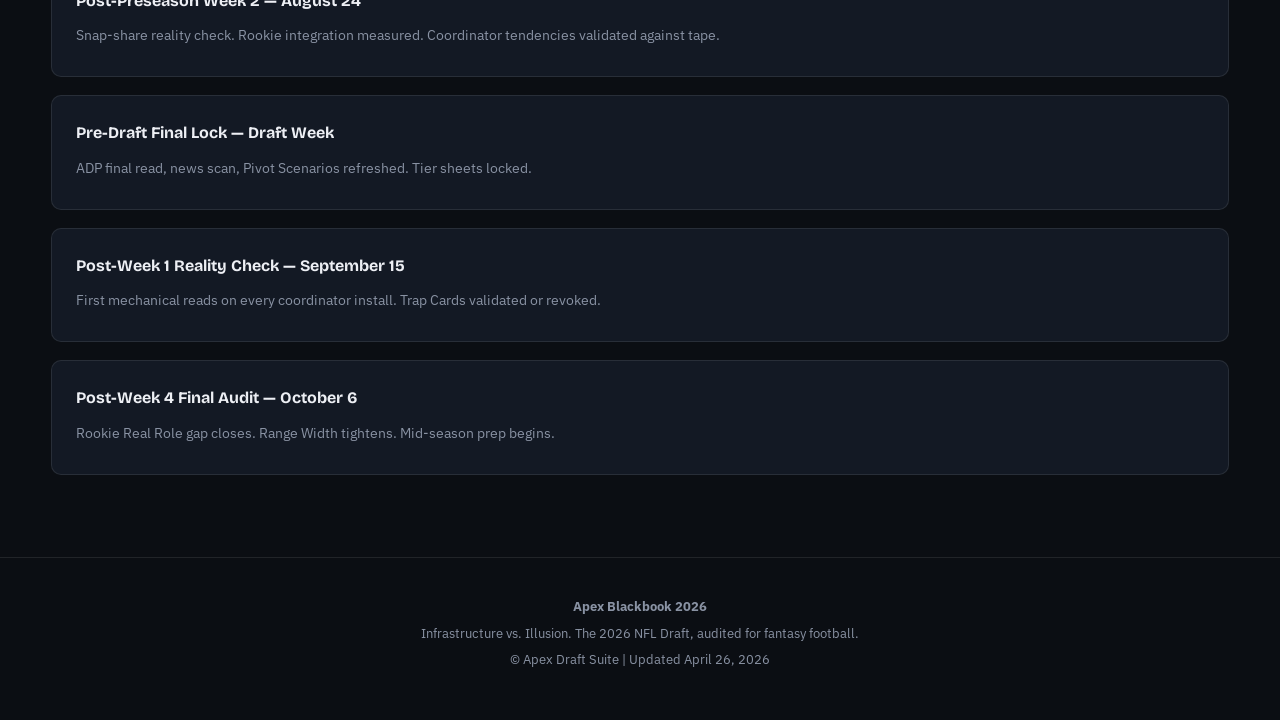
<file: blackbook.html>
<!DOCTYPE html>
<html lang="en">
<head>
<meta charset="UTF-8" />
<meta name="viewport" content="width=device-width, initial-scale=1.0" />
<title>Apex Blackbook 2026 | Apex Draft Suite</title>
<link rel="preconnect" href="https://fonts.googleapis.com">
<link rel="preconnect" href="https://fonts.gstatic.com" crossorigin>
<link href="https://fonts.googleapis.com/css2?family=Bricolage+Grotesque:opsz,wght@12..96,500;12..96,700&family=IBM+Plex+Sans:wght@400;500;600&family=IBM+Plex+Mono:wght@400;500;600&display=swap" rel="stylesheet">
<link rel="stylesheet" href="/style.css">
<style>
  .bb-sub { color: var(--ink); margin: 32px 0 16px; font-size: 18px; font-weight: 700; }
  .drop { color: var(--fade); font-weight: 700; }
</style>
</head>
<body>

<div class="nav">
  <div class="shell nav-inner">
    <div class="wordmark"><span class="mark"></span>APEX <span class="dim">DRAFT SUITE</span></div>
    <div class="nav-links">
      <a href="/index.html">Home</a>
      <a href="/kb.html">Knowledge Base</a>
      <a class="cta" href="#join">Send Me the Gaps</a>
    </div>
  </div>
</div>

<div class="shell hero">
  <p class="eyebrow">Post-Draft Audit</p>
  <h1>The 2026 Post-Draft Blackbook</h1>
  <p>Infrastructure vs. Illusion. A complete audit of the 2026 NFL Draft and what it means for your draft strategy.</p>
</div>

<div class="section">
  <div class="shell">
    <h2>The State of the 2026 Draft</h2>
    <p>The fantasy football market is addicted to surface-level narratives. "Bad defense equals shootouts." "Vacated targets transfer to the next player." "Rookie WR with a strong offense means Year 1 production." None of these are analyses. They're shortcuts masquerading as strategy.</p>
    <p>TrueVolume exists to replace narrative with mechanics. A player's ceiling isn't determined by his talent alone — it's determined by his talent multiplied by the environment he plays in. Can his O-line create passing lanes? Does his coordinator actually design routes he can run? Is his team's defense keeping the game flowing, or suppressing snaps?</p>
    <p>This Blackbook audits the 2026 draft through one lens: infrastructure. It identifies which market narratives are real, and which are traps waiting to cost you draft capital.</p>
  </div>
</div>

<div class="section">
  <div class="shell">
    <h2>The Four Pillars of TrueVolume</h2>

    <div class="pillar-card">
      <div class="n">Pillar 1</div>
      <h3>Team Setup</h3>
      <p class="pillar-question">Is the environment built to support this player's output?</p>
      <p><b>What matters:</b> O-line pass-block efficiency, run-block efficiency, coaching philosophy, scheme fit, supporting cast.</p>
      <p><b>Replaces:</b> "He's a bell-cow, he'll get his" &rarr; "His O-line ranks bottom-five in pass-blocking, collapsing the play-action his ceiling depends on."</p>
    </div>

    <div class="pillar-card">
      <div class="n">Pillar 2</div>
      <h3>Volume Reality</h3>
      <p class="pillar-question">How much offensive volume actually exists for this player to consume?</p>
      <p><b>What matters:</b> Defensive 3rd-down stop rate, time of possession, plays per game, red-zone trip frequency.</p>
      <p><b>Replaces:</b> "Bad defense means shootouts" &rarr; "A defense that fails on 3rd-and-short keeps opponents on the field, suppressing your team's total snaps."</p>
    </div>

    <div class="pillar-card">
      <div class="n">Pillar 3</div>
      <h3>Hype Filter</h3>
      <p class="pillar-question">Is this reasoning mechanical, or is it recycled narrative?</p>
      <p><b>What matters:</b> Route-tree overlap, alignment, coverage tendencies, context-specific evidence.</p>
      <p><b>Replaces:</b> "WR1 left, targets vacate to WR2" &rarr; "Target redistribution depends on which routes WR2 actually runs. Audit the overlap, not the vacancy."</p>
    </div>

    <div class="pillar-card">
      <div class="n">Pillar 4</div>
      <h3>Real Role</h3>
      <p class="pillar-question">What does rotational reality look like, not the depth chart?</p>
      <p><b>What matters:</b> Snap share by personnel package, route participation, down-and-distance deployment, injury history.</p>
      <p><b>Replaces:</b> "He's the RB1 on the depth chart, he's the workhorse" &rarr; "His snap share shows near-even split on early downs, with another RB owning passing-down work — capping his ceiling."</p>
    </div>
  </div>
</div>

<div class="section">
  <div class="shell">
    <h2>The Three Biggest Traps of 2026</h2>

    <div class="card">
      <h4>Jayden Daniels — Washington Commanders</h4>
      <p><b>The Narrative:</b> Dual-threat ceiling, ascending Year 3 QB, weapons incoming. Top-4 superflex QB1.</p>
      <p><b>The Edge:</b> Two first-time coordinators + a snap-suppressing defensive scheme = compounding variance. Washington's new DC (Daronte Jones) is installing a 44%+ blitz scheme that either creates explosive plays or prolonged opponent drives — both compress Washington's own snap count. The new OC (David Blough) has never called plays in the NFL and will likely reduce designed QB runs to protect the franchise QB. That's the load-bearing column of Daniels' floor.</p>
      <span class="verdict verdict-pivot">PIVOT AT QB7 OR LATER</span>
      <p><b>Re-audit:</b> After 3 games of regular-season tape from the new OC.</p>
    </div>

    <div class="card">
      <h4>Brock Bowers — Las Vegas Raiders</h4>
      <p><b>The Narrative:</b> Elite TE talent, Year 1 ceiling is locked. Top-15 ADP redraft pick.</p>
      <p><b>The Edge:</b> Bowers is talented, but the environment collapsed. Geno Smith is gone; rookie QB Fernando Mendoza is in. Rookie QBs default to checkdowns and short routes — not the seam stretches and flex deployments Bowers thrives on. New HC Klint Kubiak is installing a wide-zone, two-back scheme that historically suppresses TE target share in favor of WR1 + RB receiving. Bowers' 2024 production required 85%+ snap share; Kubiak schemes historically run 60-65% snap shares on their TE1.</p>
      <span class="verdict verdict-avoid">AVOID AT 1ST-ROUND COST</span>
      <p><b>Buy Window:</b> TE5 ADP or below only.</p>
      <p><b>Re-audit:</b> After preseason snap-share deployment data.</p>
    </div>

    <div class="card">
      <h4>Garrett Wilson — New York Jets</h4>
      <p><b>The Narrative:</b> Established WR1 alpha, no target competition, will eat regardless of QB. Top-12 WR.</p>
      <p><b>The Edge:</b> The Jets drafted WR Omar Cooper Jr. at #30 overall. Cooper runs the exact same route tree as Wilson on intermediate digs, slants, and post-corners — the routes Wilson depends on for air yards. Rookie WRs average 17%+ target share by NFL precedent. That target share has to come from somewhere mechanically — it comes from Wilson's baseline. Additionally, Wilson's career aDOT exceeds 11 yards, which requires QB stability. Jets QB instability caps his ceiling regardless of separation.</p>
      <span class="verdict verdict-pivot">PIVOT TO LOCKED ALPHAS IN STABLE QB ROOMS</span>
      <p><b>Re-audit:</b> After Week 4 to measure Cooper's integration pace.</p>
    </div>
  </div>
</div>

<div class="section">
  <div class="shell">
    <h2>The Biggest Upgrades &amp; Downgrades</h2>

    <div class="table-wrap">
      <table>
        <thead>
          <tr>
            <th>Player</th>
            <th>Position</th>
            <th>Direction</th>
            <th>Why</th>
          </tr>
        </thead>
        <tbody>
          <tr>
            <td>Carnell Tate</td>
            <td>WR / Tennessee</td>
            <td><span class="verdict-pill verdict-BUY">BUY</span></td>
            <td>Daboll systems funnel 28%+ target share to their alpha. Tate is the engineered focal point. Route tree translates cleanly to NFL. Year 1 ceiling: WR2 overall finish.</td>
          </tr>
          <tr>
            <td>Calvin Ridley</td>
            <td>WR / Tennessee</td>
            <td><span class="verdict-pill verdict-FADE">FADE</span></td>
            <td>Tate's arrival is the structural cannibalization. Ridley's route-tree overlap is 60%+ on intermediate routes — the exact concepts driving his value. Drop to WR45 ADP minimum.</td>
          </tr>
          <tr>
            <td>Wan'Dale Robinson</td>
            <td>WR / Tennessee</td>
            <td><span class="verdict-pill verdict-hold">UPGRADE</span></td>
            <td>Signed as free agent by Titans. Daboll's scheme funnels short-area work to slot. Robinson absorbs what he vacated in New York and inherits Daboll's slot deployment in Tennessee. WR40 &rarr; WR28.</td>
          </tr>
          <tr>
            <td>Tony Pollard</td>
            <td>RB / Tennessee</td>
            <td><span class="verdict-pill verdict-FADE">FADE</span></td>
            <td>Daboll Buffalo offenses ran timeshares more than committees. Pollard's receiving role contracts with Tate alpha designation. RB28 finish floor.</td>
          </tr>
          <tr>
            <td>George Kittle</td>
            <td>TE / San Francisco</td>
            <td><span class="verdict-pill verdict-hold">HOLD+</span></td>
            <td>49ers passed on early TE investment. Kittle's target share holds at 22%+. Age-32 curve is the only drag. TE4 floor.</td>
          </tr>
          <tr>
            <td>Pat Freiermuth</td>
            <td>TE / Pittsburgh</td>
            <td><span class="verdict-pill verdict-BUY">UPGRADE</span></td>
            <td>Steelers passed on early TE investment despite opportunity. Signals Freiermuth role expansion. Late-round TE6 buy.</td>
          </tr>
        </tbody>
      </table>
    </div>
  </div>
</div>

<div class="section">
  <div class="shell">
    <h2>Coordinator Installs That Matter</h2>
    <p class="lede">Coordinator identity is the most under-priced variable in the post-draft market. Here are the installs that reshape fantasy environments:</p>

    <div class="card">
      <h4>Washington Commanders — Daronte Jones (Defense)</h4>
      <p>First-time NFL playcaller installing a 44%+ blitz scheme. Aggressive variance defenses produce explosive negatives (sacks, picks) and prolonged opponent possessions when blitzes fail. Both compress Washington's own snap count. Affects: All Washington skill positions — Daniels, McLaurin, Ekeler, Sinnott.</p>
    </div>

    <div class="card">
      <h4>Las Vegas Raiders — Klint Kubiak (Offense)</h4>
      <p>Kubiak-tree offenses (MIN, DEN, SF, NO) historically suppress TE target share in favor of WR1 + RB receiving. Two-back, fullback-inclusive personnel. Paired with rookie QB Mendoza install. Affects: Bowers (suppressed), Adams (mild compression).</p>
    </div>

    <div class="card">
      <h4>Tennessee Titans — Brian Daboll (Offense)</h4>
      <p>Daboll systems funnel 28%+ target share to designated alpha. Tate is the engineered focal point. Affects: Ridley (relegated), Pollard (touch share capped), Wan'Dale Robinson (slot volume restored).</p>
    </div>

    <div class="card">
      <h4>New York Jets — Tanner Engstrand (Offense)</h4>
      <p>Lions-tree offense projects mid-pack pace, two-TE personnel, balanced run-pass. Cooper Jr. integration is the variable. Wilson cannibalization is structural — see Garrett Wilson trap above.</p>
    </div>
  </div>
</div>

<div class="section">
  <div class="shell">
    <h2>2026 Trope Watch List — The Narratives to Avoid</h2>

    <div class="table-wrap">
      <table>
        <thead>
          <tr>
            <th>Trope</th>
            <th>The Fallacy</th>
            <th>What to Do Instead</th>
          </tr>
        </thead>
        <tbody>
          <tr>
            <td><b>Vacated Targets</b></td>
            <td>Assuming a departed player's targets transfer linearly to the next depth-chart player.</td>
            <td>Audit route-tree overlap, alignment, and coverage usage. Targets follow routes that earned them, not jersey numbers.</td>
          </tr>
          <tr>
            <td><b>Bad Defense Boost</b></td>
            <td>Believing weak defense automatically inflates opponent fantasy output.</td>
            <td>Apply Volume Reality. Defenses that fail suppress their own offense's snap count.</td>
          </tr>
          <tr>
            <td><b>Bell-Cow by Title</b></td>
            <td>Treating a listed RB1 as a workhorse without verifying snap share by package.</td>
            <td>Pull rotational data by package and down. Title is not usage.</td>
          </tr>
          <tr>
            <td><b>Volume Will Come</b></td>
            <td>Projecting future opportunity with no mechanical trigger in the current environment.</td>
            <td>Specify the trigger — injury, scheme change, package shift. Volume doesn't arrive on its own.</td>
          </tr>
          <tr>
            <td><b>Talent Will Win Out</b></td>
            <td>Assuming individual talent overrides poor environment over the long run.</td>
            <td>Team Setup applies. Talent without infrastructure produces volatile, capped output.</td>
          </tr>
          <tr>
            <td><b>Last Year Stats Forecast</b></td>
            <td>Using prior-season fantasy points as a Year 2 projection input.</td>
            <td>2026 mechanical inputs only. Use YPRR, target share, snap share. Not raw points.</td>
          </tr>
          <tr>
            <td><b>Revenge Game</b></td>
            <td>Projecting elevated performance against a former team.</td>
            <td>No replacement. Pure narrative. Strike from analysis entirely.</td>
          </tr>
          <tr>
            <td><b>"He's Due" Regression</b></td>
            <td>Regression-to-the-mean used in the wrong direction (positive variance assumed).</td>
            <td>Regression applies to underlying inputs (YPRR, target share), not raw fantasy points.</td>
          </tr>
        </tbody>
      </table>
    </div>
  </div>
</div>

<div class="section">
  <div class="shell">
    <h2>Positional Tier Drops</h2>
    <p class="lede">Tier drops are the moments where value collapses. Know these cliffs before you draft.</p>

    <div class="card">
      <h4>QB</h4>
      <p><b>Tier 1:</b> Josh Allen, Lamar Jackson</p>
      <p><b>Tier 2:</b> Joe Burrow, Patrick Mahomes, Jalen Hurts, Baker Mayfield</p>
      <p><span class="drop">TIER DROP &rarr;</span> Jayden Daniels, Bo Nix, Brock Purdy (Variance QB1s)</p>
      <p><b>Tier 4:</b> Caleb Williams, Justin Herbert, Trevor Lawrence, Drake Maye (Streamers)</p>
    </div>

    <div class="card">
      <h4>RB</h4>
      <p><b>Tier 1:</b> Bijan Robinson, Saquon Barkley, Jahmyr Gibbs</p>
      <p><b>Tier 2:</b> Derrick Henry, De'Von Achane, Christian McCaffrey</p>
      <p><span class="drop">TIER DROP &rarr;</span> Josh Jacobs, Kyren Williams, James Cook, Jeremiyah Love</p>
      <p><b>Tier 4:</b> Tyrone Tracy, Tyjae Spears, Aaron Jones</p>
    </div>

    <div class="card">
      <h4>WR</h4>
      <p><b>Tier 1:</b> Ja'Marr Chase, Justin Jefferson, CeeDee Lamb, Amon-Ra St. Brown</p>
      <p><b>Tier 2:</b> Puka Nacua, A.J. Brown, Malik Nabers, Brian Thomas Jr.</p>
      <p><span class="drop">TIER DROP &rarr;</span> Drake London, DK Metcalf, Davante Adams, Tee Higgins</p>
      <p><b>Tier 4 (Pricing Traps):</b> Garrett Wilson (PIVOT), Mike Evans (age), Calvin Ridley (FADE)</p>
    </div>

    <div class="card">
      <h4>TE</h4>
      <p><b>Tier 1:</b> Trey McBride</p>
      <p><span class="drop">TIER DROP &rarr;</span> Sam LaPorta, George Kittle</p>
      <p><b>Tier 3 (Trap Zone):</b> Brock Bowers (AVOID), Mark Andrews (age), T.J. Hockenson</p>
      <p><b>Tier 4:</b> Pat Freiermuth, Tucker Kraft, Cole Kmet</p>
    </div>
  </div>
</div>

<div class="section">
  <div class="shell">
    <h2>Live-Draft Pivot Scenarios</h2>

    <div class="card">
      <h4>Scenario 1: RB Run in Round 2-3</h4>
      <p><b>Trigger:</b> 3+ RBs taken in the last 5 picks; RB Tier-3 cliff is one pick away from depletion.</p>
      <p><b>Response:</b> PIVOT to TE Tier-1 single-player anchor (Trey McBride) or WR Tier-2 alpha (A.J. Brown, Malik Nabers).</p>
      <p><b>Risk:</b> RB2 slot fills from Tier-4 in Round 6+ — likely a High-Efficiency Backup, not a Guaranteed Volume RB.</p>
    </div>

    <div class="card">
      <h4>Scenario 2: QB Run in Round 5-6 (Superflex)</h4>
      <p><b>Trigger:</b> 4+ QBs off in 6 picks; QB Tier-3 "Variance" players being taken.</p>
      <p><b>Response:</b> HOLD POSITION. Tier-3 includes Daniels (TRAP). Wait for Tier-4 streamers — you're not missing value.</p>
      <p><b>Top Targets:</b> Drake Maye, Caleb Williams, Justin Herbert (Round 8-10).</p>
    </div>

    <div class="card">
      <h4>Scenario 3: TE Run Triggered by Bowers Hype</h4>
      <p><b>Trigger:</b> Bowers goes Round 2; LaPorta or Kittle off in Round 4-5.</p>
      <p><b>Response:</b> PIVOT to elite WR or single-player TE strategy with McBride. Do NOT chase Bowers into the trap zone.</p>
      <p><b>Risk:</b> If McBride is gone, you commit to late-round TE2 streaming (Freiermuth, Kraft).</p>
    </div>

    <div class="card">
      <h4>Scenario 4: Washington Stack Trap</h4>
      <p><b>Trigger:</b> Daniels drafted in Round 3; McLaurin available in Round 4-5.</p>
      <p><b>Response:</b> AVOID THE STACK. Snap-suppression risk applies to both. Pivot to a different stable-coordinator stack (Buffalo, Philadelphia).</p>
    </div>

    <div class="card">
      <h4>Scenario 5: Rookie WR Run in Rounds 6-8</h4>
      <p><b>Trigger:</b> Tate, Tyson, Cooper Jr. drafted in close succession.</p>
      <p><b>Response:</b> PIVOT to veteran WR Tier-3 — mechanical floor is higher than Year 1 rookie variance.</p>
      <p><b>Top Targets:</b> Tee Higgins, DK Metcalf, Drake London at discount.</p>
    </div>
  </div>
</div>

<div class="section">
  <div class="shell">
    <h2>Re-Audit Schedule</h2>
    <p class="lede">This Blackbook is a living document. Every verdict has a trigger that fires a re-audit. New information arrives constantly — here's when we refresh:</p>

    <div class="card">
      <h4>Post-OTA Refresh — June 15</h4>
      <p>Coordinator scheme leaks, depth-chart signals, snap-share rumors. Conditional Scout Reports activated.</p>
    </div>

    <div class="card">
      <h4>Post-Preseason Week 2 — August 24</h4>
      <p>Snap-share reality check. Rookie integration measured. Coordinator tendencies validated against tape.</p>
    </div>

    <div class="card">
      <h4>Pre-Draft Final Lock — Draft Week</h4>
      <p>ADP final read, news scan, Pivot Scenarios refreshed. Tier sheets locked.</p>
    </div>

    <div class="card">
      <h4>Post-Week 1 Reality Check — September 15</h4>
      <p>First mechanical reads on every coordinator install. Trap Cards validated or revoked.</p>
    </div>

    <div class="card">
      <h4>Post-Week 4 Final Audit — October 6</h4>
      <p>Rookie Real Role gap closes. Range Width tightens. Mid-season prep begins.</p>
    </div>
  </div>
</div>

<div class="footer">
  <div class="shell">
    <p><b>Apex Blackbook 2026</b></p>
    <p>Infrastructure vs. Illusion. The 2026 NFL Draft, audited for fantasy football.</p>
    <p>&copy; Apex Draft Suite | Updated April 26, 2026</p>
  </div>
</div>

</body>
</html>
</file>
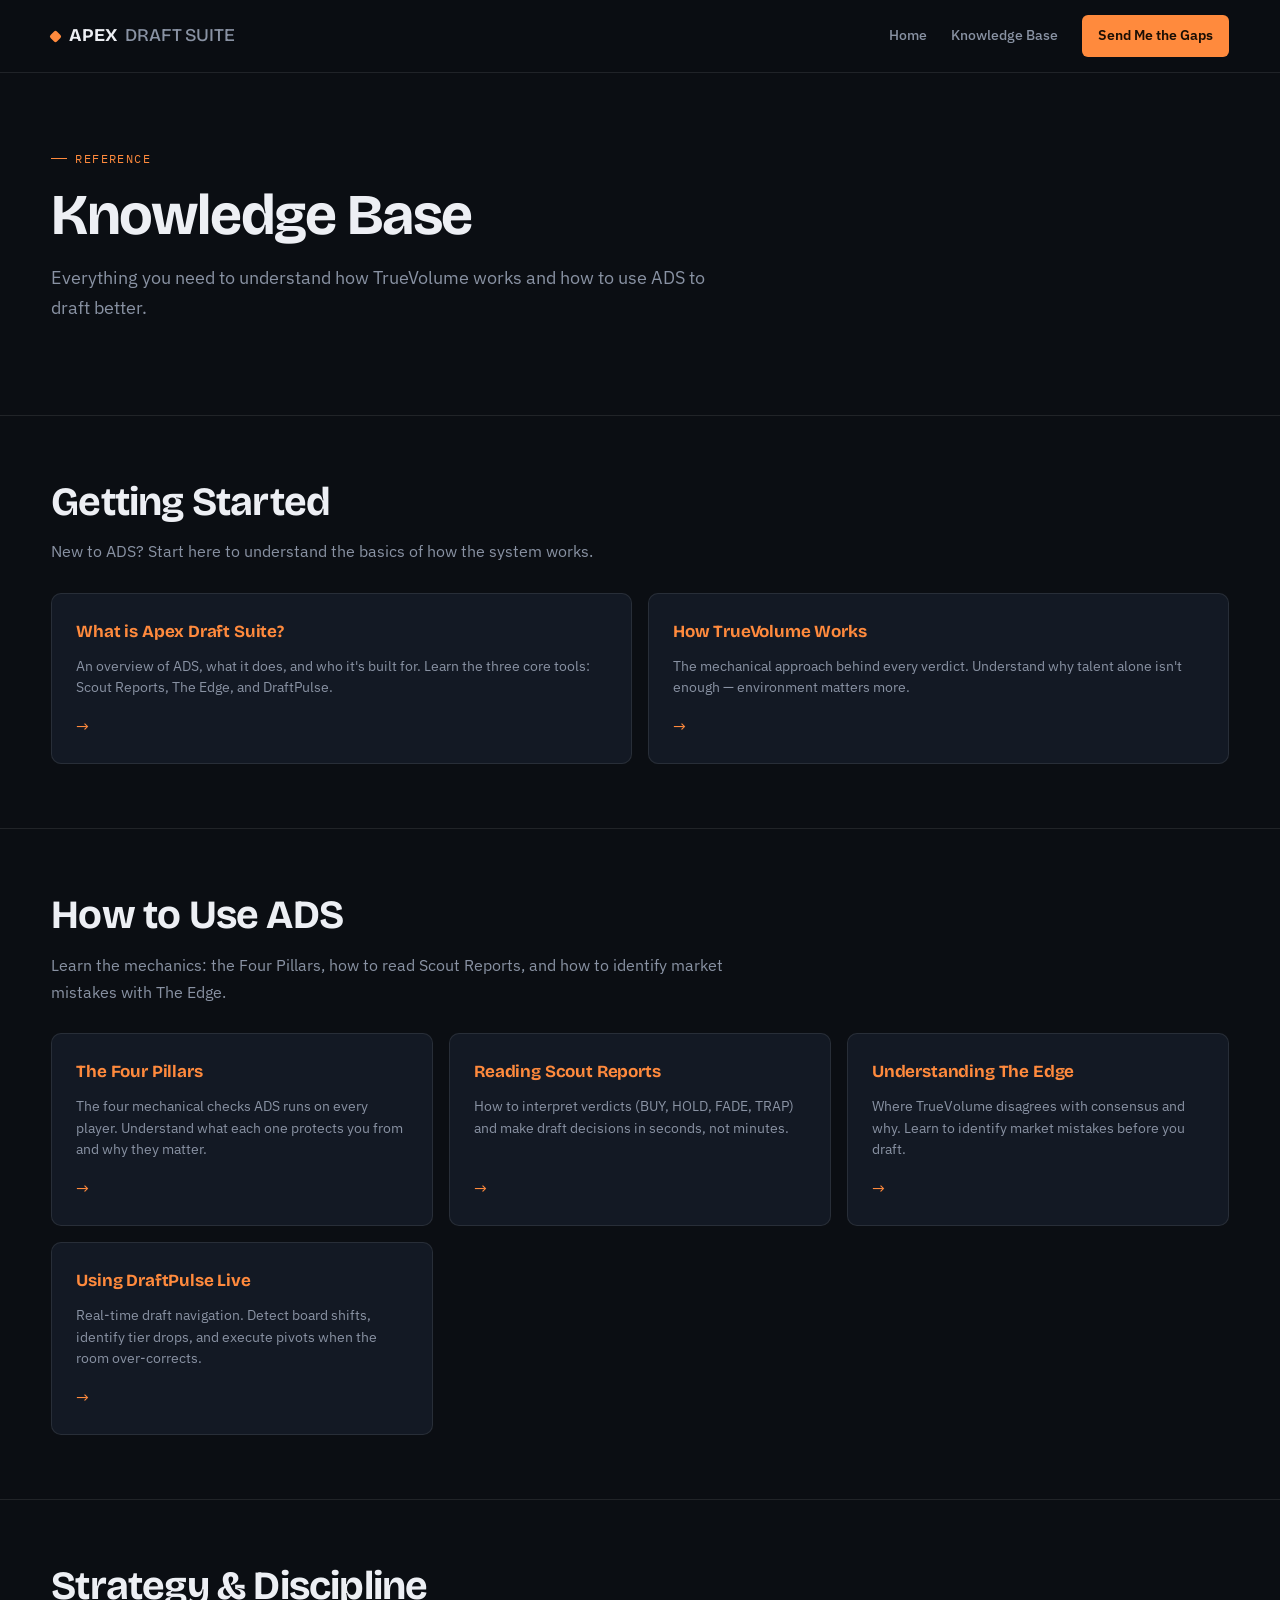
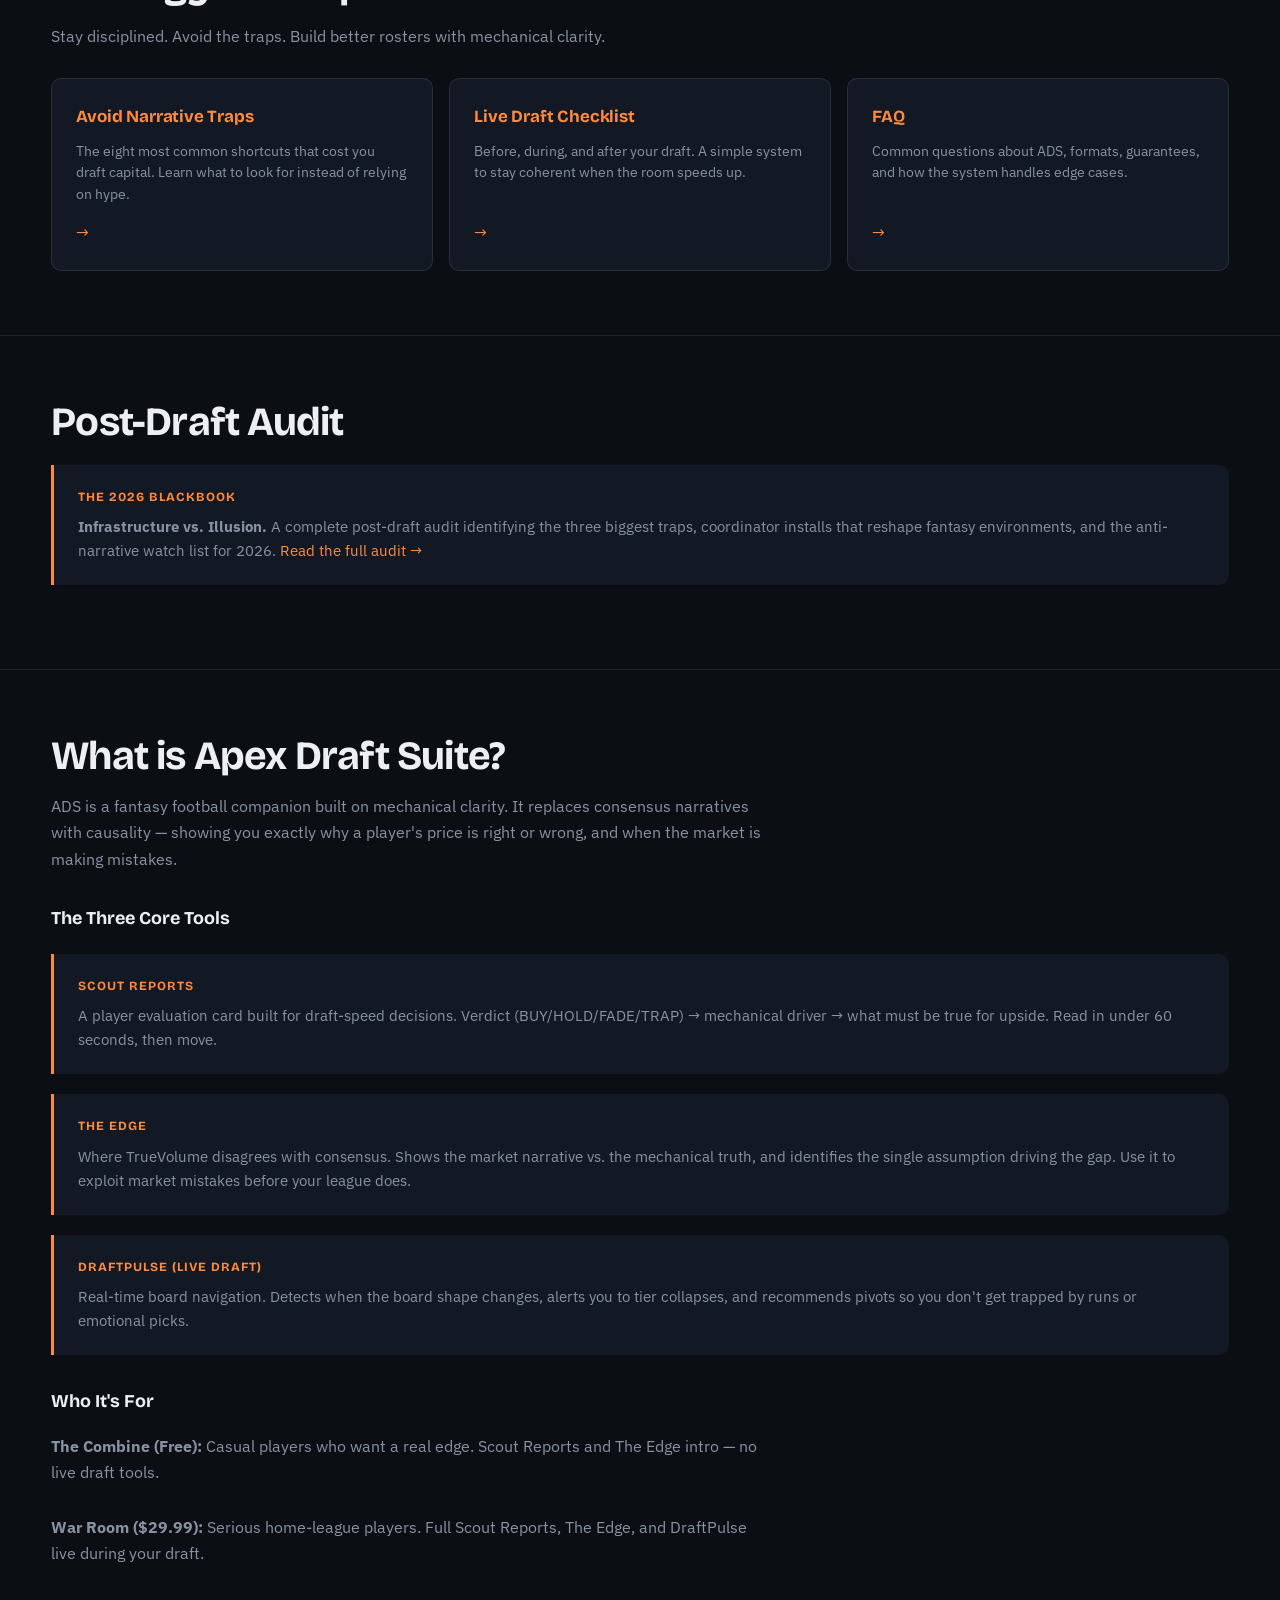
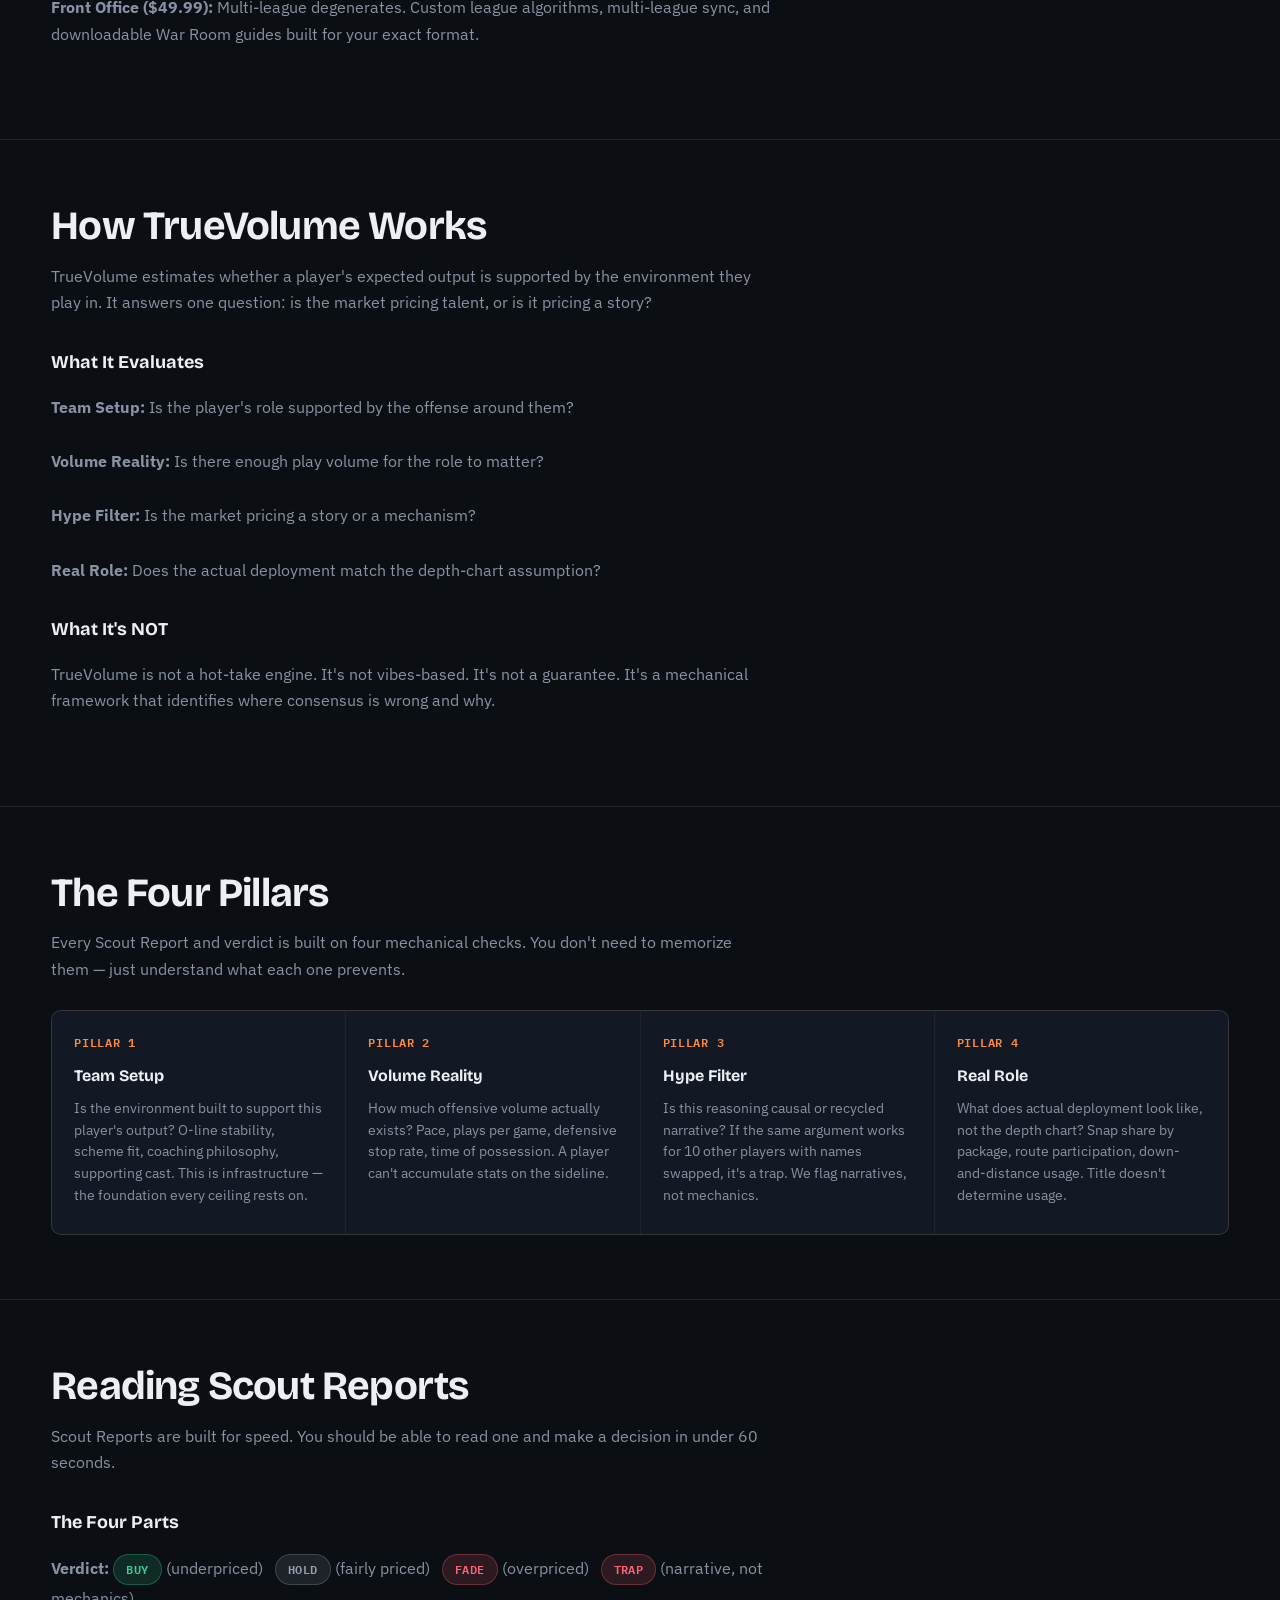
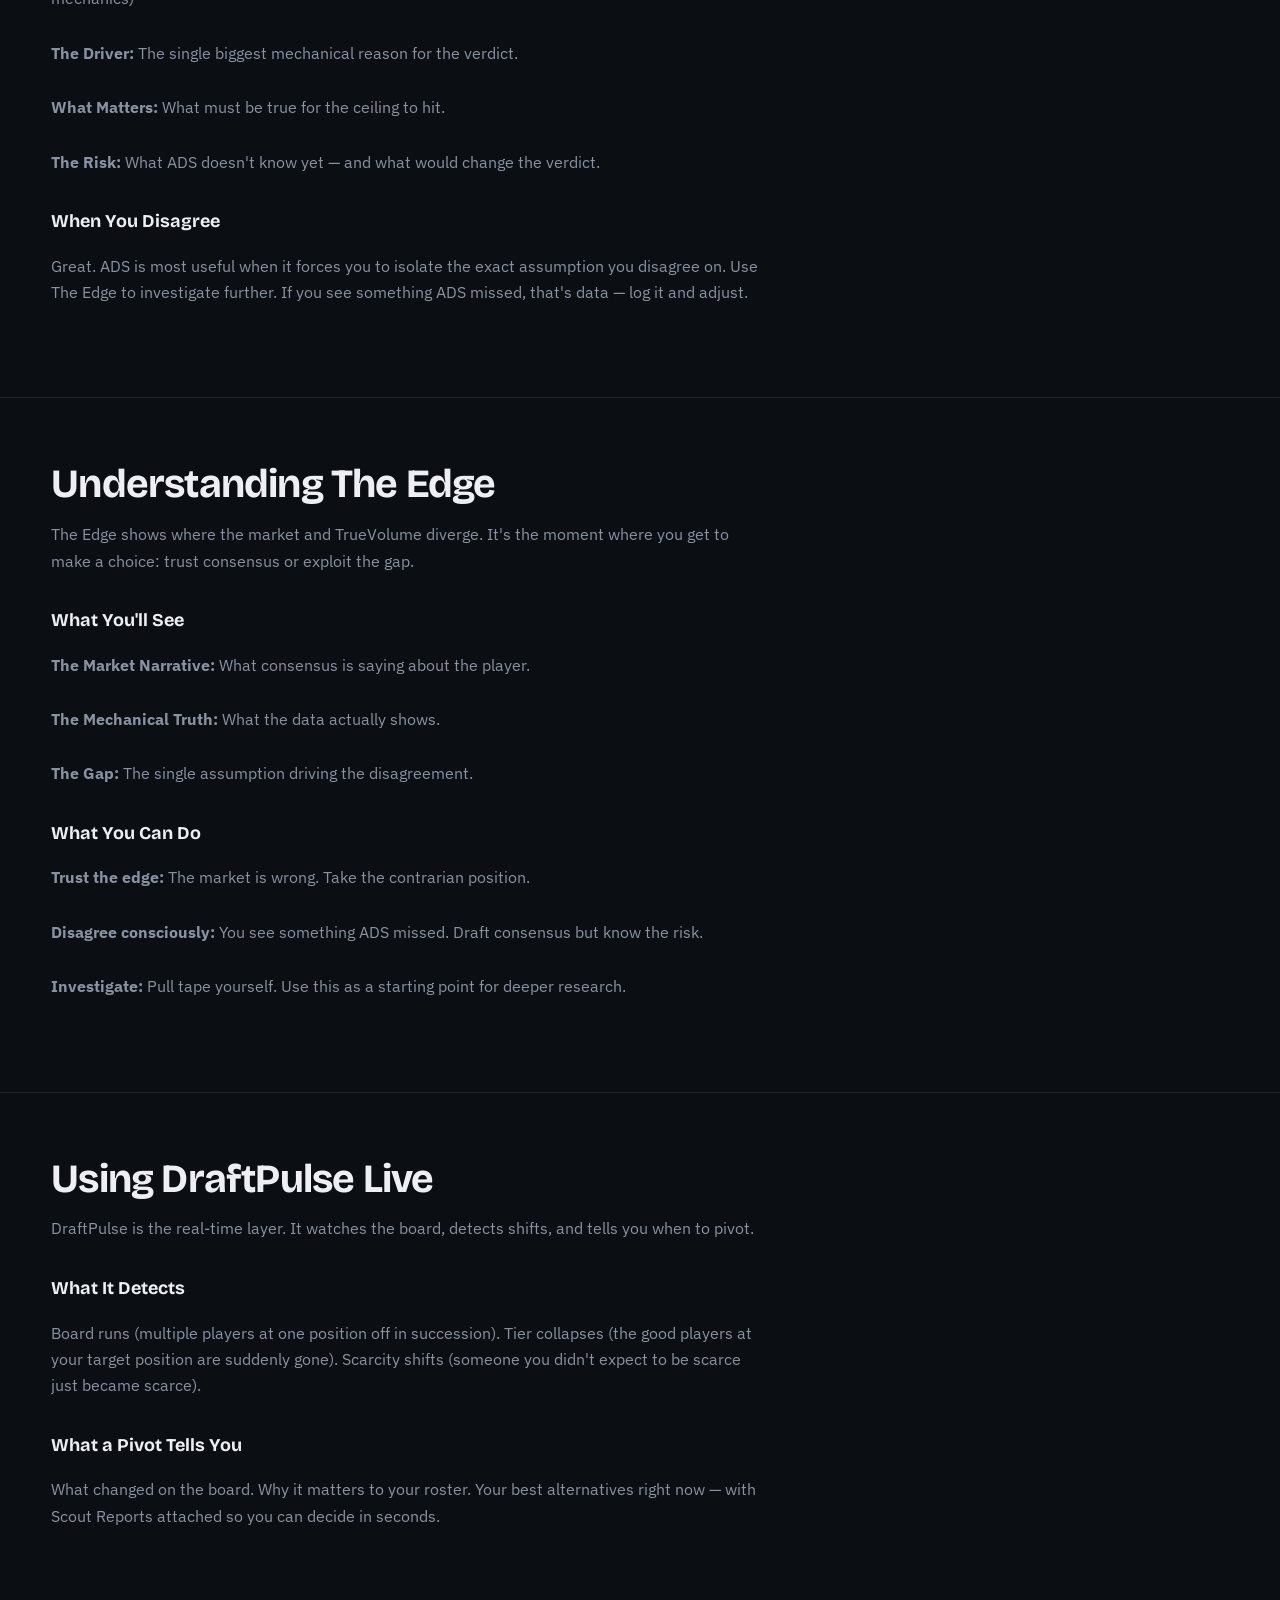
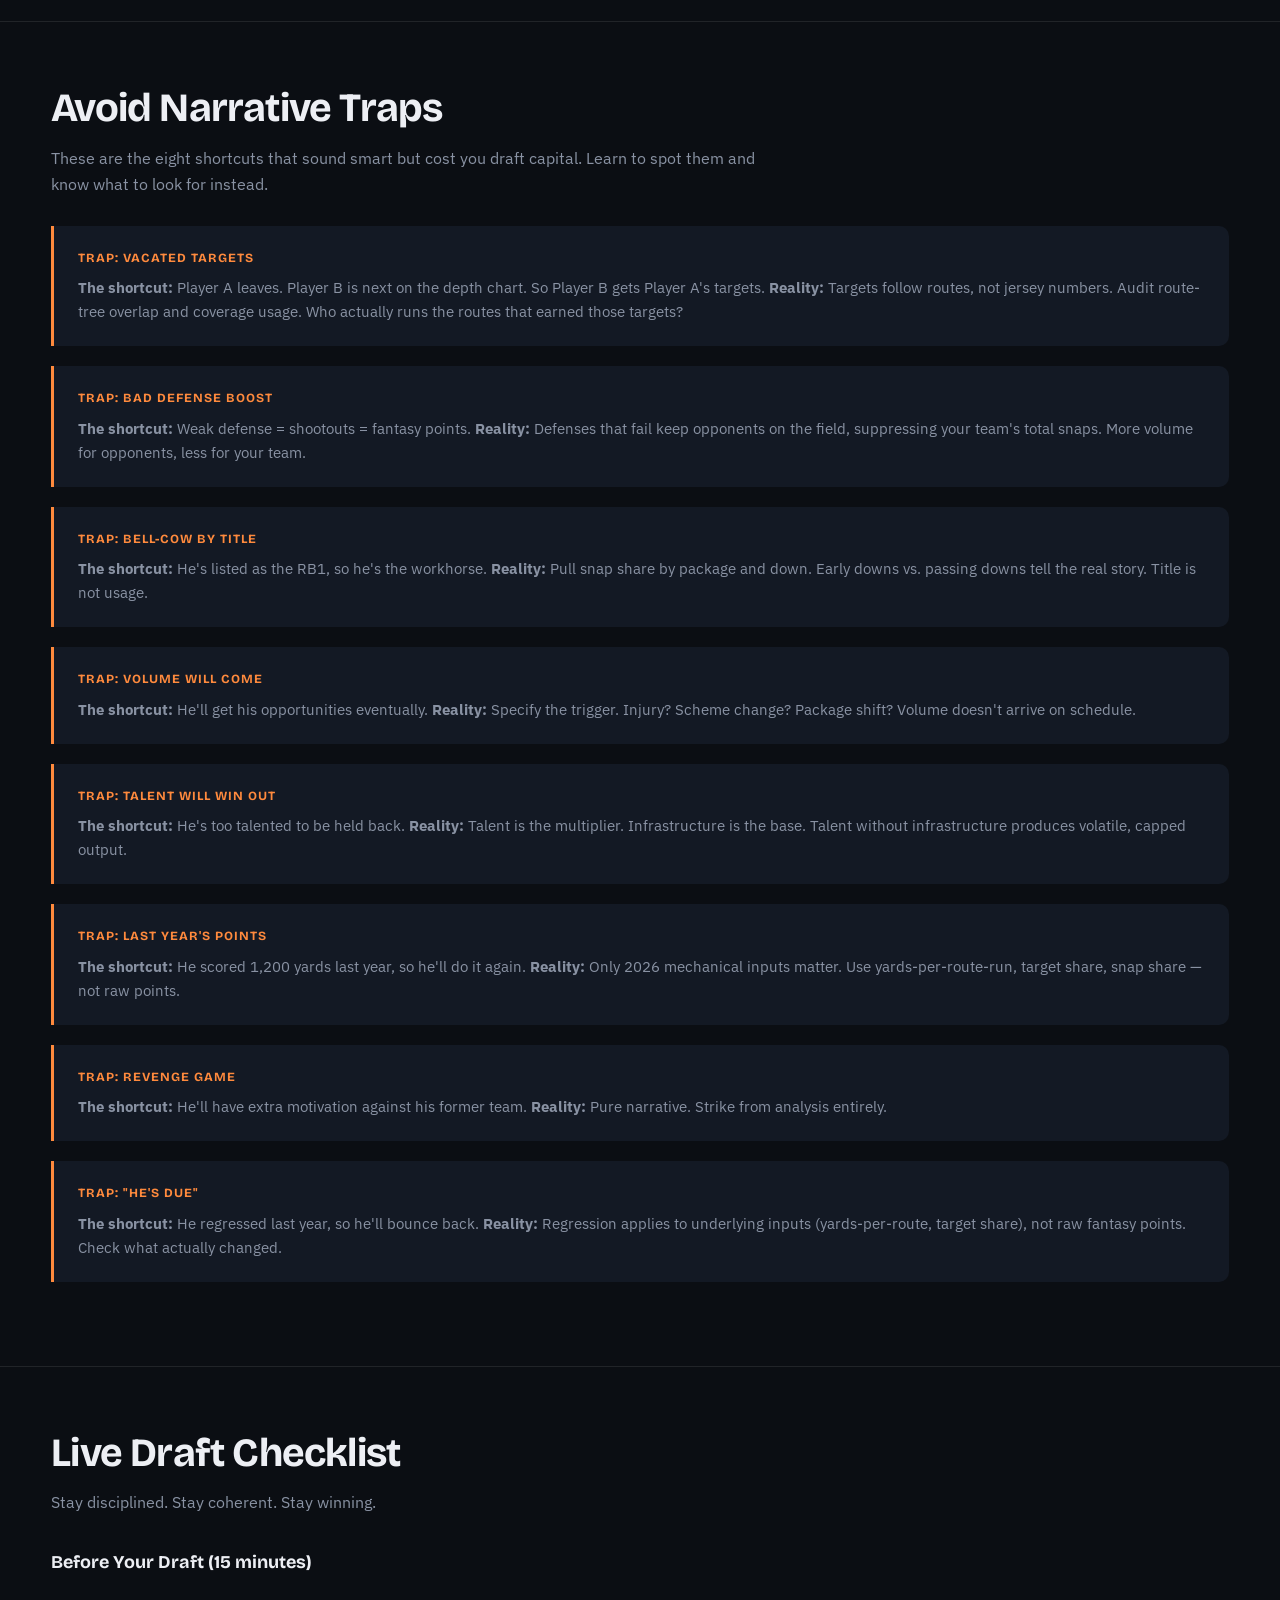
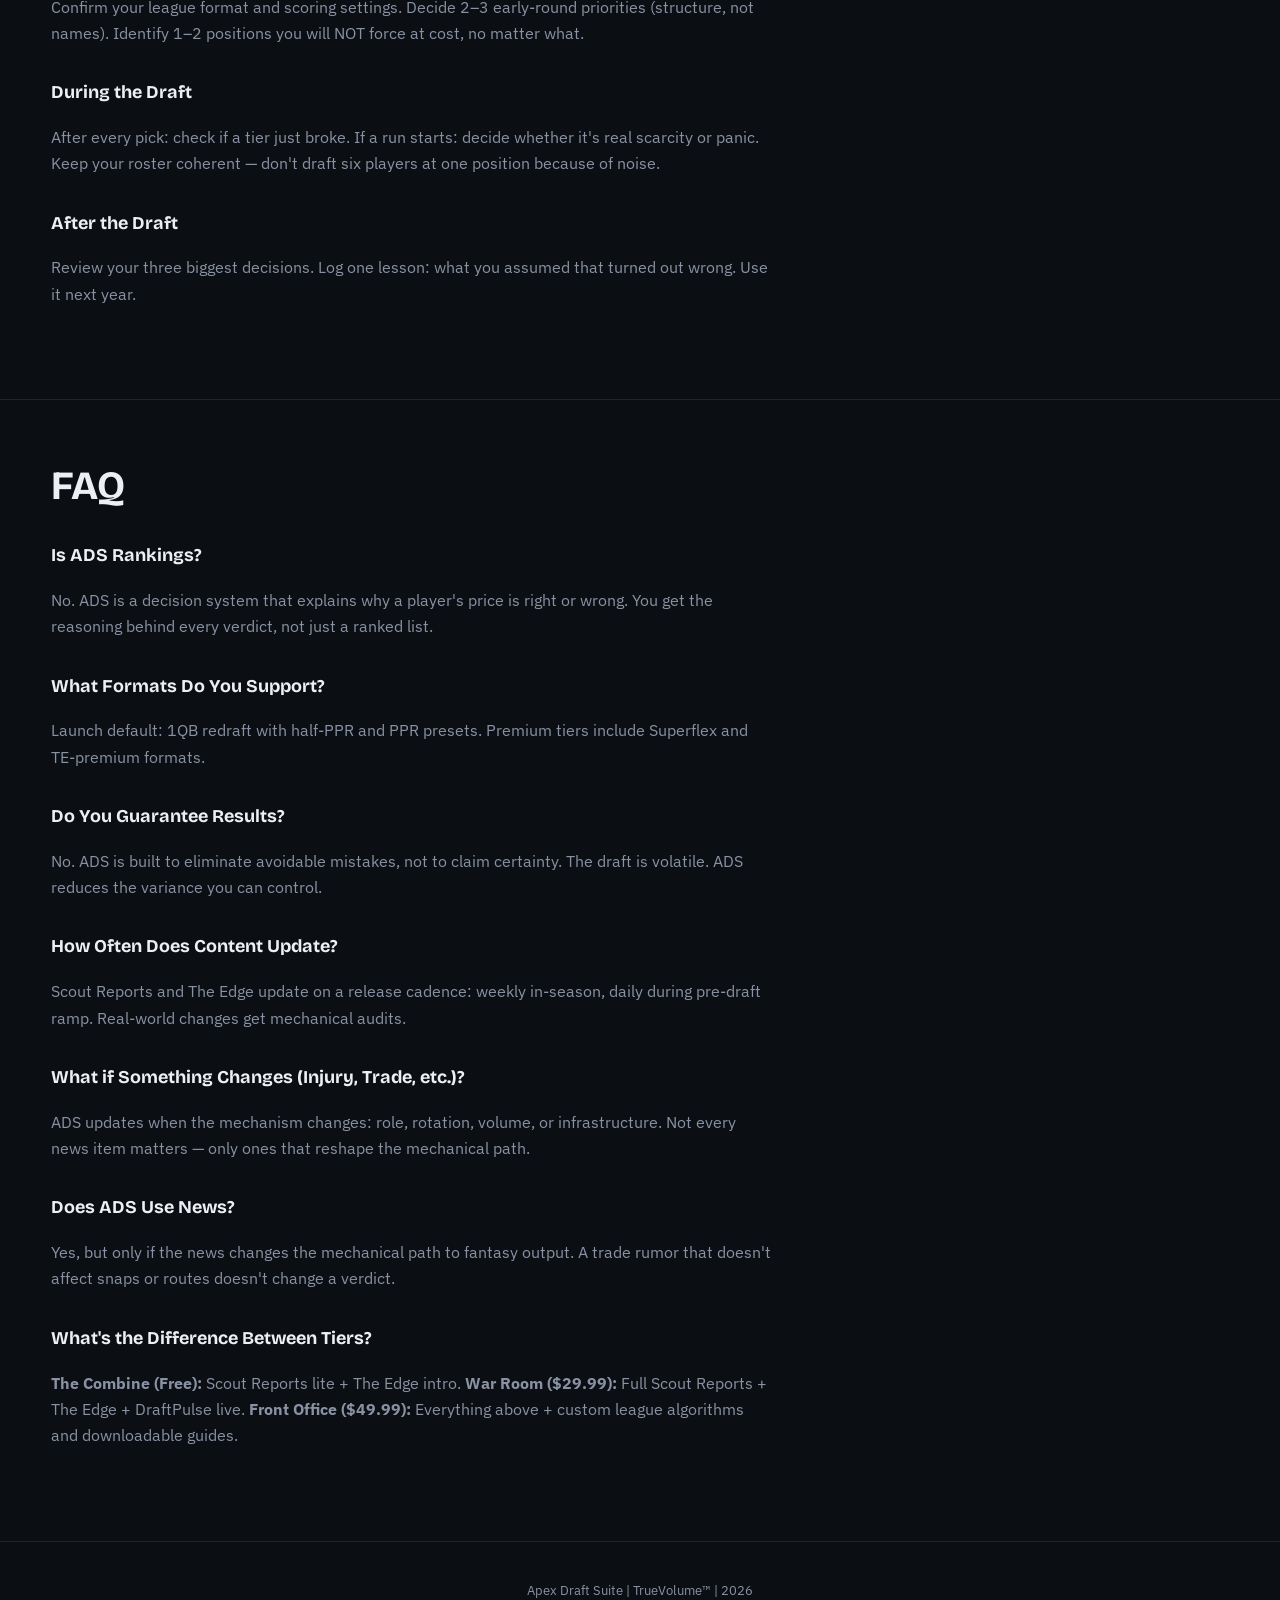
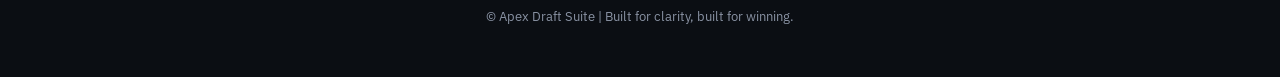
<file: kb.html>
<!DOCTYPE html>
<html lang="en">
<head>
<meta charset="UTF-8" />
<meta name="viewport" content="width=device-width, initial-scale=1.0" />
<title>Knowledge Base | Apex Draft Suite</title>
<link rel="preconnect" href="https://fonts.googleapis.com">
<link rel="preconnect" href="https://fonts.gstatic.com" crossorigin>
<link href="https://fonts.googleapis.com/css2?family=Bricolage+Grotesque:opsz,wght@12..96,500;12..96,700&family=IBM+Plex+Sans:wght@400;500;600&family=IBM+Plex+Mono:wght@400;500;600&display=swap" rel="stylesheet">
<link rel="stylesheet" href="/style.css">
<style>
  .kb-sub { color: var(--ink); margin-top: 32px; margin-bottom: 16px; font-size: 18px; font-weight: 700; }
</style>
</head>
<body>

<div class="nav">
  <div class="shell nav-inner">
    <div class="wordmark"><span class="mark"></span>APEX <span class="dim">DRAFT SUITE</span></div>
    <div class="nav-links">
      <a href="/index.html">Home</a>
      <a href="/kb.html">Knowledge Base</a>
      <a class="cta" href="#join">Send Me the Gaps</a>
    </div>
  </div>
</div>

<div class="shell hero">
  <p class="eyebrow">Reference</p>
  <h1>Knowledge Base</h1>
  <p>Everything you need to understand how TrueVolume works and how to use ADS to draft better.</p>
</div>

<div class="section">
  <div class="shell">
    <h2>Getting Started</h2>
    <p class="lede">New to ADS? Start here to understand the basics of how the system works.</p>
    <div class="doc-grid">
      <a href="#what-is-ads" class="doc-card">
        <h3>What is Apex Draft Suite?</h3>
        <p>An overview of ADS, what it does, and who it's built for. Learn the three core tools: Scout Reports, The Edge, and DraftPulse.</p>
        <div class="arrow">&rarr;</div>
      </a>
      <a href="#how-truevolume-works" class="doc-card">
        <h3>How TrueVolume Works</h3>
        <p>The mechanical approach behind every verdict. Understand why talent alone isn't enough — environment matters more.</p>
        <div class="arrow">&rarr;</div>
      </a>
    </div>
  </div>
</div>

<div class="section">
  <div class="shell">
    <h2>How to Use ADS</h2>
    <p class="lede">Learn the mechanics: the Four Pillars, how to read Scout Reports, and how to identify market mistakes with The Edge.</p>
    <div class="doc-grid">
      <a href="#four-pillars" class="doc-card">
        <h3>The Four Pillars</h3>
        <p>The four mechanical checks ADS runs on every player. Understand what each one protects you from and why they matter.</p>
        <div class="arrow">&rarr;</div>
      </a>
      <a href="#scout-report-guide" class="doc-card">
        <h3>Reading Scout Reports</h3>
        <p>How to interpret verdicts (BUY, HOLD, FADE, TRAP) and make draft decisions in seconds, not minutes.</p>
        <div class="arrow">&rarr;</div>
      </a>
      <a href="#the-edge-guide" class="doc-card">
        <h3>Understanding The Edge</h3>
        <p>Where TrueVolume disagrees with consensus and why. Learn to identify market mistakes before you draft.</p>
        <div class="arrow">&rarr;</div>
      </a>
      <a href="#draftpulse-guide" class="doc-card">
        <h3>Using DraftPulse Live</h3>
        <p>Real-time draft navigation. Detect board shifts, identify tier drops, and execute pivots when the room over-corrects.</p>
        <div class="arrow">&rarr;</div>
      </a>
    </div>
  </div>
</div>

<div class="section">
  <div class="shell">
    <h2>Strategy &amp; Discipline</h2>
    <p class="lede">Stay disciplined. Avoid the traps. Build better rosters with mechanical clarity.</p>
    <div class="doc-grid">
      <a href="#anti-narrative" class="doc-card">
        <h3>Avoid Narrative Traps</h3>
        <p>The eight most common shortcuts that cost you draft capital. Learn what to look for instead of relying on hype.</p>
        <div class="arrow">&rarr;</div>
      </a>
      <a href="#draft-checklist" class="doc-card">
        <h3>Live Draft Checklist</h3>
        <p>Before, during, and after your draft. A simple system to stay coherent when the room speeds up.</p>
        <div class="arrow">&rarr;</div>
      </a>
      <a href="#faq" class="doc-card">
        <h3>FAQ</h3>
        <p>Common questions about ADS, formats, guarantees, and how the system handles edge cases.</p>
        <div class="arrow">&rarr;</div>
      </a>
    </div>
  </div>
</div>

<div class="section">
  <div class="shell">
    <h2>Post-Draft Audit</h2>
    <div class="feature-card">
      <h4>The 2026 Blackbook</h4>
      <p><strong>Infrastructure vs. Illusion.</strong> A complete post-draft audit identifying the three biggest traps, coordinator installs that reshape fantasy environments, and the anti-narrative watch list for 2026. <a href="/blackbook.html">Read the full audit &rarr;</a></p>
    </div>
  </div>
</div>

<!-- INLINE CONTENT SECTIONS -->

<div class="section" id="what-is-ads">
  <div class="shell">
    <h2>What is Apex Draft Suite?</h2>
    <p class="lede">ADS is a fantasy football companion built on mechanical clarity. It replaces consensus narratives with causality — showing you exactly why a player's price is right or wrong, and when the market is making mistakes.</p>

    <h3 class="kb-sub">The Three Core Tools</h3>

    <div class="feature-card">
      <h4>Scout Reports</h4>
      <p>A player evaluation card built for draft-speed decisions. Verdict (BUY/HOLD/FADE/TRAP) &rarr; mechanical driver &rarr; what must be true for upside. Read in under 60 seconds, then move.</p>
    </div>

    <div class="feature-card">
      <h4>The Edge</h4>
      <p>Where TrueVolume disagrees with consensus. Shows the market narrative vs. the mechanical truth, and identifies the single assumption driving the gap. Use it to exploit market mistakes before your league does.</p>
    </div>

    <div class="feature-card">
      <h4>DraftPulse (Live Draft)</h4>
      <p>Real-time board navigation. Detects when the board shape changes, alerts you to tier collapses, and recommends pivots so you don't get trapped by runs or emotional picks.</p>
    </div>

    <h3 class="kb-sub">Who It's For</h3>
    <p class="field"><b>The Combine (Free):</b> Casual players who want a real edge. Scout Reports and The Edge intro — no live draft tools.</p>
    <p class="field"><b>War Room ($29.99):</b> Serious home-league players. Full Scout Reports, The Edge, and DraftPulse live during your draft.</p>
    <p class="field"><b>Front Office ($49.99):</b> Multi-league degenerates. Custom league algorithms, multi-league sync, and downloadable War Room guides built for your exact format.</p>
  </div>
</div>

<div class="section" id="how-truevolume-works">
  <div class="shell">
    <h2>How TrueVolume Works</h2>
    <p class="lede">TrueVolume estimates whether a player's expected output is supported by the environment they play in. It answers one question: is the market pricing talent, or is it pricing a story?</p>

    <h3 class="kb-sub">What It Evaluates</h3>
    <p class="field"><b>Team Setup:</b> Is the player's role supported by the offense around them?</p>
    <p class="field"><b>Volume Reality:</b> Is there enough play volume for the role to matter?</p>
    <p class="field"><b>Hype Filter:</b> Is the market pricing a story or a mechanism?</p>
    <p class="field"><b>Real Role:</b> Does the actual deployment match the depth-chart assumption?</p>

    <h3 class="kb-sub">What It's NOT</h3>
    <p>TrueVolume is not a hot-take engine. It's not vibes-based. It's not a guarantee. It's a mechanical framework that identifies where consensus is wrong and why.</p>
  </div>
</div>

<div class="section" id="four-pillars">
  <div class="shell">
    <h2>The Four Pillars</h2>
    <p class="lede">Every Scout Report and verdict is built on four mechanical checks. You don't need to memorize them — just understand what each one prevents.</p>

    <div class="pillars-grid">
      <div class="pillar-card">
        <div class="n">Pillar 1</div>
        <h3>Team Setup</h3>
        <p>Is the environment built to support this player's output? O-line stability, scheme fit, coaching philosophy, supporting cast. This is infrastructure — the foundation every ceiling rests on.</p>
      </div>
      <div class="pillar-card">
        <div class="n">Pillar 2</div>
        <h3>Volume Reality</h3>
        <p>How much offensive volume actually exists? Pace, plays per game, defensive stop rate, time of possession. A player can't accumulate stats on the sideline.</p>
      </div>
      <div class="pillar-card">
        <div class="n">Pillar 3</div>
        <h3>Hype Filter</h3>
        <p>Is this reasoning causal or recycled narrative? If the same argument works for 10 other players with names swapped, it's a trap. We flag narratives, not mechanics.</p>
      </div>
      <div class="pillar-card">
        <div class="n">Pillar 4</div>
        <h3>Real Role</h3>
        <p>What does actual deployment look like, not the depth chart? Snap share by package, route participation, down-and-distance usage. Title doesn't determine usage.</p>
      </div>
    </div>
  </div>
</div>

<div class="section" id="scout-report-guide">
  <div class="shell">
    <h2>Reading Scout Reports</h2>
    <p class="lede">Scout Reports are built for speed. You should be able to read one and make a decision in under 60 seconds.</p>

    <h3 class="kb-sub">The Four Parts</h3>
    <p class="field"><b>Verdict:</b> <span class="verdict-pill verdict-BUY">BUY</span> (underpriced) &nbsp; <span class="verdict-pill verdict-HOLD">HOLD</span> (fairly priced) &nbsp; <span class="verdict-pill verdict-FADE">FADE</span> (overpriced) &nbsp; <span class="verdict-pill verdict-TRAP">TRAP</span> (narrative, not mechanics)</p>
    <p class="field" style="margin-top:16px;"><b>The Driver:</b> The single biggest mechanical reason for the verdict.</p>
    <p class="field"><b>What Matters:</b> What must be true for the ceiling to hit.</p>
    <p class="field"><b>The Risk:</b> What ADS doesn't know yet — and what would change the verdict.</p>

    <h3 class="kb-sub">When You Disagree</h3>
    <p>Great. ADS is most useful when it forces you to isolate the exact assumption you disagree on. Use The Edge to investigate further. If you see something ADS missed, that's data — log it and adjust.</p>
  </div>
</div>

<div class="section" id="the-edge-guide">
  <div class="shell">
    <h2>Understanding The Edge</h2>
    <p class="lede">The Edge shows where the market and TrueVolume diverge. It's the moment where you get to make a choice: trust consensus or exploit the gap.</p>

    <h3 class="kb-sub">What You'll See</h3>
    <p class="field"><b>The Market Narrative:</b> What consensus is saying about the player.</p>
    <p class="field"><b>The Mechanical Truth:</b> What the data actually shows.</p>
    <p class="field"><b>The Gap:</b> The single assumption driving the disagreement.</p>

    <h3 class="kb-sub">What You Can Do</h3>
    <p class="field"><b>Trust the edge:</b> The market is wrong. Take the contrarian position.</p>
    <p class="field"><b>Disagree consciously:</b> You see something ADS missed. Draft consensus but know the risk.</p>
    <p class="field"><b>Investigate:</b> Pull tape yourself. Use this as a starting point for deeper research.</p>
  </div>
</div>

<div class="section" id="draftpulse-guide">
  <div class="shell">
    <h2>Using DraftPulse Live</h2>
    <p class="lede">DraftPulse is the real-time layer. It watches the board, detects shifts, and tells you when to pivot.</p>

    <h3 class="kb-sub">What It Detects</h3>
    <p>Board runs (multiple players at one position off in succession). Tier collapses (the good players at your target position are suddenly gone). Scarcity shifts (someone you didn't expect to be scarce just became scarce).</p>

    <h3 class="kb-sub">What a Pivot Tells You</h3>
    <p>What changed on the board. Why it matters to your roster. Your best alternatives right now — with Scout Reports attached so you can decide in seconds.</p>
  </div>
</div>

<div class="section" id="anti-narrative">
  <div class="shell">
    <h2>Avoid Narrative Traps</h2>
    <p class="lede">These are the eight shortcuts that sound smart but cost you draft capital. Learn to spot them and know what to look for instead.</p>

    <div class="feature-card">
      <h4>Trap: Vacated Targets</h4>
      <p><b>The shortcut:</b> Player A leaves. Player B is next on the depth chart. So Player B gets Player A's targets. <b>Reality:</b> Targets follow routes, not jersey numbers. Audit route-tree overlap and coverage usage. Who actually runs the routes that earned those targets?</p>
    </div>

    <div class="feature-card">
      <h4>Trap: Bad Defense Boost</h4>
      <p><b>The shortcut:</b> Weak defense = shootouts = fantasy points. <b>Reality:</b> Defenses that fail keep opponents on the field, suppressing your team's total snaps. More volume for opponents, less for your team.</p>
    </div>

    <div class="feature-card">
      <h4>Trap: Bell-Cow by Title</h4>
      <p><b>The shortcut:</b> He's listed as the RB1, so he's the workhorse. <b>Reality:</b> Pull snap share by package and down. Early downs vs. passing downs tell the real story. Title is not usage.</p>
    </div>

    <div class="feature-card">
      <h4>Trap: Volume Will Come</h4>
      <p><b>The shortcut:</b> He'll get his opportunities eventually. <b>Reality:</b> Specify the trigger. Injury? Scheme change? Package shift? Volume doesn't arrive on schedule.</p>
    </div>

    <div class="feature-card">
      <h4>Trap: Talent Will Win Out</h4>
      <p><b>The shortcut:</b> He's too talented to be held back. <b>Reality:</b> Talent is the multiplier. Infrastructure is the base. Talent without infrastructure produces volatile, capped output.</p>
    </div>

    <div class="feature-card">
      <h4>Trap: Last Year's Points</h4>
      <p><b>The shortcut:</b> He scored 1,200 yards last year, so he'll do it again. <b>Reality:</b> Only 2026 mechanical inputs matter. Use yards-per-route-run, target share, snap share — not raw points.</p>
    </div>

    <div class="feature-card">
      <h4>Trap: Revenge Game</h4>
      <p><b>The shortcut:</b> He'll have extra motivation against his former team. <b>Reality:</b> Pure narrative. Strike from analysis entirely.</p>
    </div>

    <div class="feature-card">
      <h4>Trap: "He's Due"</h4>
      <p><b>The shortcut:</b> He regressed last year, so he'll bounce back. <b>Reality:</b> Regression applies to underlying inputs (yards-per-route, target share), not raw fantasy points. Check what actually changed.</p>
    </div>
  </div>
</div>

<div class="section" id="draft-checklist">
  <div class="shell">
    <h2>Live Draft Checklist</h2>
    <p class="lede">Stay disciplined. Stay coherent. Stay winning.</p>

    <h3 class="kb-sub">Before Your Draft (15 minutes)</h3>
    <p>Confirm your league format and scoring settings. Decide 2–3 early-round priorities (structure, not names). Identify 1–2 positions you will NOT force at cost, no matter what.</p>

    <h3 class="kb-sub">During the Draft</h3>
    <p>After every pick: check if a tier just broke. If a run starts: decide whether it's real scarcity or panic. Keep your roster coherent — don't draft six players at one position because of noise.</p>

    <h3 class="kb-sub">After the Draft</h3>
    <p>Review your three biggest decisions. Log one lesson: what you assumed that turned out wrong. Use it next year.</p>
  </div>
</div>

<div class="section" id="faq">
  <div class="shell">
    <h2>FAQ</h2>

    <h3 class="kb-sub">Is ADS Rankings?</h3>
    <p>No. ADS is a decision system that explains why a player's price is right or wrong. You get the reasoning behind every verdict, not just a ranked list.</p>

    <h3 class="kb-sub">What Formats Do You Support?</h3>
    <p>Launch default: 1QB redraft with half-PPR and PPR presets. Premium tiers include Superflex and TE-premium formats.</p>

    <h3 class="kb-sub">Do You Guarantee Results?</h3>
    <p>No. ADS is built to eliminate avoidable mistakes, not to claim certainty. The draft is volatile. ADS reduces the variance you can control.</p>

    <h3 class="kb-sub">How Often Does Content Update?</h3>
    <p>Scout Reports and The Edge update on a release cadence: weekly in-season, daily during pre-draft ramp. Real-world changes get mechanical audits.</p>

    <h3 class="kb-sub">What if Something Changes (Injury, Trade, etc.)?</h3>
    <p>ADS updates when the mechanism changes: role, rotation, volume, or infrastructure. Not every news item matters — only ones that reshape the mechanical path.</p>

    <h3 class="kb-sub">Does ADS Use News?</h3>
    <p>Yes, but only if the news changes the mechanical path to fantasy output. A trade rumor that doesn't affect snaps or routes doesn't change a verdict.</p>

    <h3 class="kb-sub">What's the Difference Between Tiers?</h3>
    <p><b>The Combine (Free):</b> Scout Reports lite + The Edge intro. <b>War Room ($29.99):</b> Full Scout Reports + The Edge + DraftPulse live. <b>Front Office ($49.99):</b> Everything above + custom league algorithms and downloadable guides.</p>
  </div>
</div>

<div class="footer">
  <div class="shell">
    <p>Apex Draft Suite | TrueVolume™ | 2026</p>
    <p>&copy; Apex Draft Suite | Built for clarity, built for winning.</p>
  </div>
</div>

</body>
</html>
</file>
<file: style.css>
/* ============================================================
   Apex Draft Suite — shared design system
   "Research terminal" identity — see homepage concept, 2026-09-10.
   Used by kb.html, blackbook.html. index.html, login.html, account.html
   and draftpulse.html inline their own copy of these tokens since each
   ships as a single self-contained file.
   ============================================================ */

:root {
  --ground: #0B0E13;
  --panel: #131924;
  --panel-2: #1B2230;
  --ink: #EDEFF4;
  --muted: #8992A3;
  --accent: #FF8A3D;
  --accent-ink: #1A0E04;
  --buy: #34D399;
  --fade: #FB6474;
  --hold: #98A2B3;
  --border: rgba(255,255,255,.09);
  --border-2: rgba(255,255,255,.15);
}

* { box-sizing: border-box; }

html { color-scheme: dark; }

body {
  margin: 0;
  background: var(--ground);
  color: var(--ink);
  font-family: 'IBM Plex Sans', system-ui, sans-serif;
  font-size: 15px;
  line-height: 1.65;
  -webkit-font-smoothing: antialiased;
}

h1, h2, h3, h4, .wordmark, .display {
  font-family: 'Bricolage Grotesque', 'IBM Plex Sans', sans-serif;
  text-wrap: balance;
}

.mono { font-family: 'IBM Plex Mono', ui-monospace, monospace; font-variant-numeric: tabular-nums; }

a { color: var(--accent); text-decoration: none; }
a:hover { color: var(--ink); }

:focus-visible { outline: 2px solid var(--accent); outline-offset: 2px; }

img, svg { max-width: 100%; }

.shell { width: min(1180px, 92%); margin: 0 auto; }

/* ---------- Nav ---------- */

.nav {
  position: sticky;
  top: 0;
  z-index: 50;
  background: rgba(11,14,19,.88);
  backdrop-filter: blur(14px);
  border-bottom: 1px solid var(--border);
}
.nav-inner {
  height: 72px;
  display: flex;
  align-items: center;
  justify-content: space-between;
  gap: 16px;
}
.wordmark {
  font-weight: 700;
  font-size: 18px;
  letter-spacing: -.01em;
  display: flex;
  align-items: center;
  gap: 9px;
  flex-shrink: 0;
}
.wordmark .mark {
  width: 9px; height: 9px;
  background: var(--accent);
  border-radius: 2px;
  transform: rotate(45deg);
  flex-shrink: 0;
}
.wordmark .dim { color: var(--muted); font-weight: 500; }
.nav-links { display: flex; align-items: center; gap: 24px; flex-wrap: wrap; }
.nav-links a { color: var(--muted); font-size: 14px; font-weight: 500; }
.nav-links a:hover { color: var(--ink); }
.nav-links .cta {
  background: var(--accent);
  color: var(--accent-ink);
  padding: 9px 16px;
  border-radius: 6px;
  font-weight: 600;
}
.nav-links .cta:hover { color: var(--accent-ink); filter: brightness(1.08); }

/* ---------- Buttons ---------- */

.btn {
  display: inline-flex;
  align-items: center;
  justify-content: center;
  gap: 6px;
  padding: 12px 20px;
  border-radius: 6px;
  font-size: 14.5px;
  font-weight: 600;
  border: 1px solid transparent;
  cursor: pointer;
  font-family: inherit;
  white-space: nowrap;
}
.btn-primary { background: var(--accent); color: var(--accent-ink); }
.btn-primary:hover { filter: brightness(1.08); color: var(--accent-ink); }
.btn-secondary, .btn-ghost { background: transparent; border-color: var(--border-2); color: var(--ink); }
.btn-secondary:hover, .btn-ghost:hover { border-color: var(--muted); color: var(--ink); }
.btn-sm { padding: 8px 14px; font-size: 13px; }
.actions { display: flex; gap: 12px; flex-wrap: wrap; }

/* ---------- Hero ---------- */

.hero { padding: 76px 0 64px; }
.hero .eyebrow {
  font-family: 'IBM Plex Mono', monospace;
  font-size: 12px;
  letter-spacing: .12em;
  text-transform: uppercase;
  color: var(--accent);
  margin: 0 0 16px;
  display: flex;
  align-items: center;
  gap: 8px;
}
.hero .eyebrow::before { content: ''; width: 16px; height: 1px; background: var(--accent); }
.hero h1 {
  max-width: 860px;
  margin: 0 0 18px;
  font-size: clamp(2.1rem, 5.5vw, 3.6rem);
  line-height: 1.05;
  letter-spacing: -.025em;
  font-weight: 700;
}
.hero p { max-width: 680px; margin: 0 0 28px; color: var(--muted); font-size: clamp(16px, 1.6vw, 18px); line-height: 1.65; }

/* ---------- Sections ---------- */

.section { padding: 64px 0; border-top: 1px solid var(--border); }
.section-head { display: flex; align-items: baseline; justify-content: space-between; gap: 16px; margin-bottom: 26px; flex-wrap: wrap; }
.section h2 { max-width: 760px; margin: 0 0 14px; font-size: clamp(26px, 3.6vw, 40px); line-height: 1.12; letter-spacing: -.02em; }
.section > .shell > p, .section p.lede { max-width: 720px; color: var(--muted); margin: 0 0 28px; font-size: 16px; }
.caption { font-size: 12.5px; color: var(--muted); font-family: 'IBM Plex Mono', monospace; }

/* ---------- Cards ---------- */

.doc-grid { display: grid; grid-template-columns: repeat(auto-fit, minmax(300px, 1fr)); gap: 16px; margin-top: 12px; }
.doc-card {
  background: var(--panel);
  border: 1px solid var(--border);
  border-radius: 10px;
  padding: 24px;
  display: flex;
  flex-direction: column;
  transition: border-color .2s ease, transform .2s ease;
}
.doc-card:hover { border-color: var(--border-2); transform: translateY(-2px); }
.doc-card h3 { margin: 0 0 10px; font-size: 17px; font-weight: 700; letter-spacing: -.01em; }
.doc-card p { margin: 0; color: var(--muted); font-size: 13.5px; line-height: 1.6; flex-grow: 1; }
.doc-card .arrow { margin-top: 14px; font-size: 16px; color: var(--accent); }

.feature-card {
  background: var(--panel);
  border-left: 3px solid var(--accent);
  border-radius: 0 10px 10px 0;
  padding: 22px 24px;
  margin: 20px 0;
}
.feature-card h4 { margin: 0 0 8px; color: var(--accent); font-size: 12.5px; text-transform: uppercase; letter-spacing: .08em; font-weight: 700; }
.feature-card p { margin: 0; color: var(--muted); font-size: 14.5px; line-height: 1.65; }

.pillar-card, .pillar {
  background: var(--panel);
  border: 1px solid var(--border);
  border-radius: 10px;
  padding: 22px 22px;
  margin: 16px 0;
}
.pillar-card .n, .pillar-title {
  font-family: 'IBM Plex Mono', monospace;
  font-size: 12px;
  color: var(--accent);
  margin-bottom: 10px;
  text-transform: uppercase;
  letter-spacing: .06em;
  font-weight: 600;
}
.pillar-card h3, .pillar h3 { font-size: 16px; margin: 0 0 9px; font-weight: 700; }
.pillar-question { color: var(--accent); margin: 6px 0; font-size: 14px; }
.pillar-text, .pillar-card p { margin: 6px 0; font-size: 13.5px; color: var(--muted); line-height: 1.6; }

.pillars-grid {
  display: grid;
  grid-template-columns: repeat(4, 1fr);
  gap: 1px;
  background: var(--border);
  border: 1px solid var(--border);
  border-radius: 10px;
  overflow: hidden;
}
.pillars-grid .pillar-card { background: var(--panel); border: 0; border-radius: 0; margin: 0; }
@media (max-width: 800px) { .pillars-grid { grid-template-columns: 1fr 1fr; } }
@media (max-width: 480px) { .pillars-grid { grid-template-columns: 1fr; } }

/* ---------- Verdicts / tiers ---------- */

.verdict-pill, .verdict {
  font-family: 'IBM Plex Mono', monospace;
  font-size: 12px;
  font-weight: 600;
  letter-spacing: .04em;
  padding: 5px 12px;
  border-radius: 999px;
  display: inline-block;
  white-space: nowrap;
}
.verdict-BUY, .verdict-buy { background: rgba(52,211,153,.14); color: var(--buy); border: 1px solid rgba(52,211,153,.3); }
.verdict-HOLD, .verdict-hold, .verdict-pivot { background: rgba(152,162,179,.14); color: var(--hold); border: 1px solid rgba(152,162,179,.28); }
.verdict-FADE, .verdict-TRAP, .verdict-fade, .verdict-avoid { background: rgba(251,100,116,.14); color: var(--fade); border: 1px solid rgba(251,100,116,.3); }

.band { display: inline-flex; justify-content: center; width: fit-content; min-width: 76px; padding: 6px 10px; border-radius: 999px; font-size: 12px; font-weight: 600; font-family: 'IBM Plex Mono', monospace; }
.stable { background: rgba(52,211,153,.14); color: var(--buy); }
.watch { background: rgba(255,138,61,.14); color: var(--accent); }
.volatile { background: rgba(251,100,116,.14); color: var(--fade); }

.tiers-grid { display: grid; grid-template-columns: repeat(4, 1fr); gap: 14px; }
@media (max-width: 900px) { .tiers-grid { grid-template-columns: 1fr 1fr; } }
@media (max-width: 520px) { .tiers-grid { grid-template-columns: 1fr; } }
.tier-card { background: var(--panel); border: 1px solid var(--border); border-radius: 10px; padding: 22px 20px; display: flex; flex-direction: column; }
.tier-card.is-featured { border-color: rgba(255,138,61,.4); background: linear-gradient(180deg, rgba(255,138,61,.07), var(--panel) 40%); }
.tier-card .tname { font-weight: 700; font-size: 15.5px; margin-bottom: 6px; }
.tier-card .tprice { font-family: 'IBM Plex Mono', monospace; font-size: 22px; font-weight: 600; margin-bottom: 4px; }
.tier-card .tprice .per { font-size: 12px; color: var(--muted); font-weight: 400; }
.tier-card .tdesc { font-size: 12.5px; color: var(--muted); margin-bottom: 16px; min-height: 34px; }
.tier-card ul { list-style: none; margin: 0 0 18px; padding: 0; display: grid; gap: 8px; }
.tier-card li { font-size: 13px; color: #D6DAE2; padding-left: 16px; position: relative; }
.tier-card li::before { content: ''; position: absolute; left: 0; top: 7px; width: 6px; height: 1.5px; background: var(--muted); }
.tier-card .btn { margin-top: auto; width: 100%; }

/* ---------- Tables ---------- */

.table-wrap { overflow-x: auto; margin: 20px 0; }
table { width: 100%; border-collapse: collapse; background: var(--panel); border: 1px solid var(--border); border-radius: 10px; overflow: hidden; }
th { background: var(--panel-2); color: var(--ink); padding: 12px 14px; text-align: left; font-weight: 600; font-size: 13px; border-bottom: 1px solid var(--border); }
td { padding: 12px 14px; border-bottom: 1px solid var(--border); color: var(--muted); font-size: 13.5px; }
tr:last-child td { border-bottom: none; }

.card {
  background: var(--panel);
  border: 1px solid var(--border);
  border-radius: 10px;
  padding: 24px;
  margin: 18px 0;
}
.card h4 { color: var(--ink); font-size: 16px; margin: 0 0 10px; font-weight: 700; }
.card p { margin: 6px 0; color: var(--muted); font-size: 13.5px; }

.result {
  margin-top: 18px;
  padding: 20px;
  background: var(--panel-2);
  border-left: 3px solid var(--accent);
  border-radius: 0 10px 10px 0;
  font-size: 15px;
  font-weight: 600;
}

/* ---------- Ticker ---------- */

.ticker-bar { background: #080A0E; border-bottom: 1px solid var(--border); overflow: hidden; white-space: nowrap; padding: 9px 0; }
.ticker-track { display: inline-flex; align-items: center; gap: 36px; animation: ticker-scroll 42s linear infinite; padding-left: 100%; }
@keyframes ticker-scroll { from { transform: translateX(0); } to { transform: translateX(-100%); } }
@media (prefers-reduced-motion: reduce) { .ticker-track { animation: none; padding-left: 24px; } }
.ticker-item { font-family: 'IBM Plex Mono', monospace; font-size: 12.5px; color: var(--muted); display: inline-flex; align-items: center; gap: 8px; }
.ticker-item b { color: var(--ink); font-weight: 500; }
.ticker-live-dot { width: 6px; height: 6px; border-radius: 50%; background: var(--buy); flex-shrink: 0; animation: dot-pulse 2.2s ease-out infinite; }
@media (prefers-reduced-motion: reduce) { .ticker-live-dot { animation: none; } }
@keyframes dot-pulse { 0% { box-shadow: 0 0 0 0 rgba(52,211,153,.45); } 70% { box-shadow: 0 0 0 6px rgba(52,211,153,0); } 100% { box-shadow: 0 0 0 0 rgba(52,211,153,0); } }
.tick-buy { color: var(--buy); }
.tick-fade { color: var(--fade); }

/* ---------- Footer ---------- */

.footer { padding: 32px 0 44px; text-align: center; color: var(--muted); border-top: 1px solid var(--border); font-size: 12.5px; }
.footer p { margin: 6px 0; }

@media (max-width: 820px) {
  .nav-inner { height: auto; padding: 16px 0; align-items: flex-start; gap: 12px; flex-wrap: wrap; }
  .hero { padding: 56px 0 48px; }
  .section { padding: 48px 0; }
  .tiers-grid, .pillars-grid { grid-template-columns: 1fr 1fr; }
  .card { padding: 18px; }
}
@media (max-width: 480px) {
  .tiers-grid, .pillars-grid { grid-template-columns: 1fr; }
}
</file>
